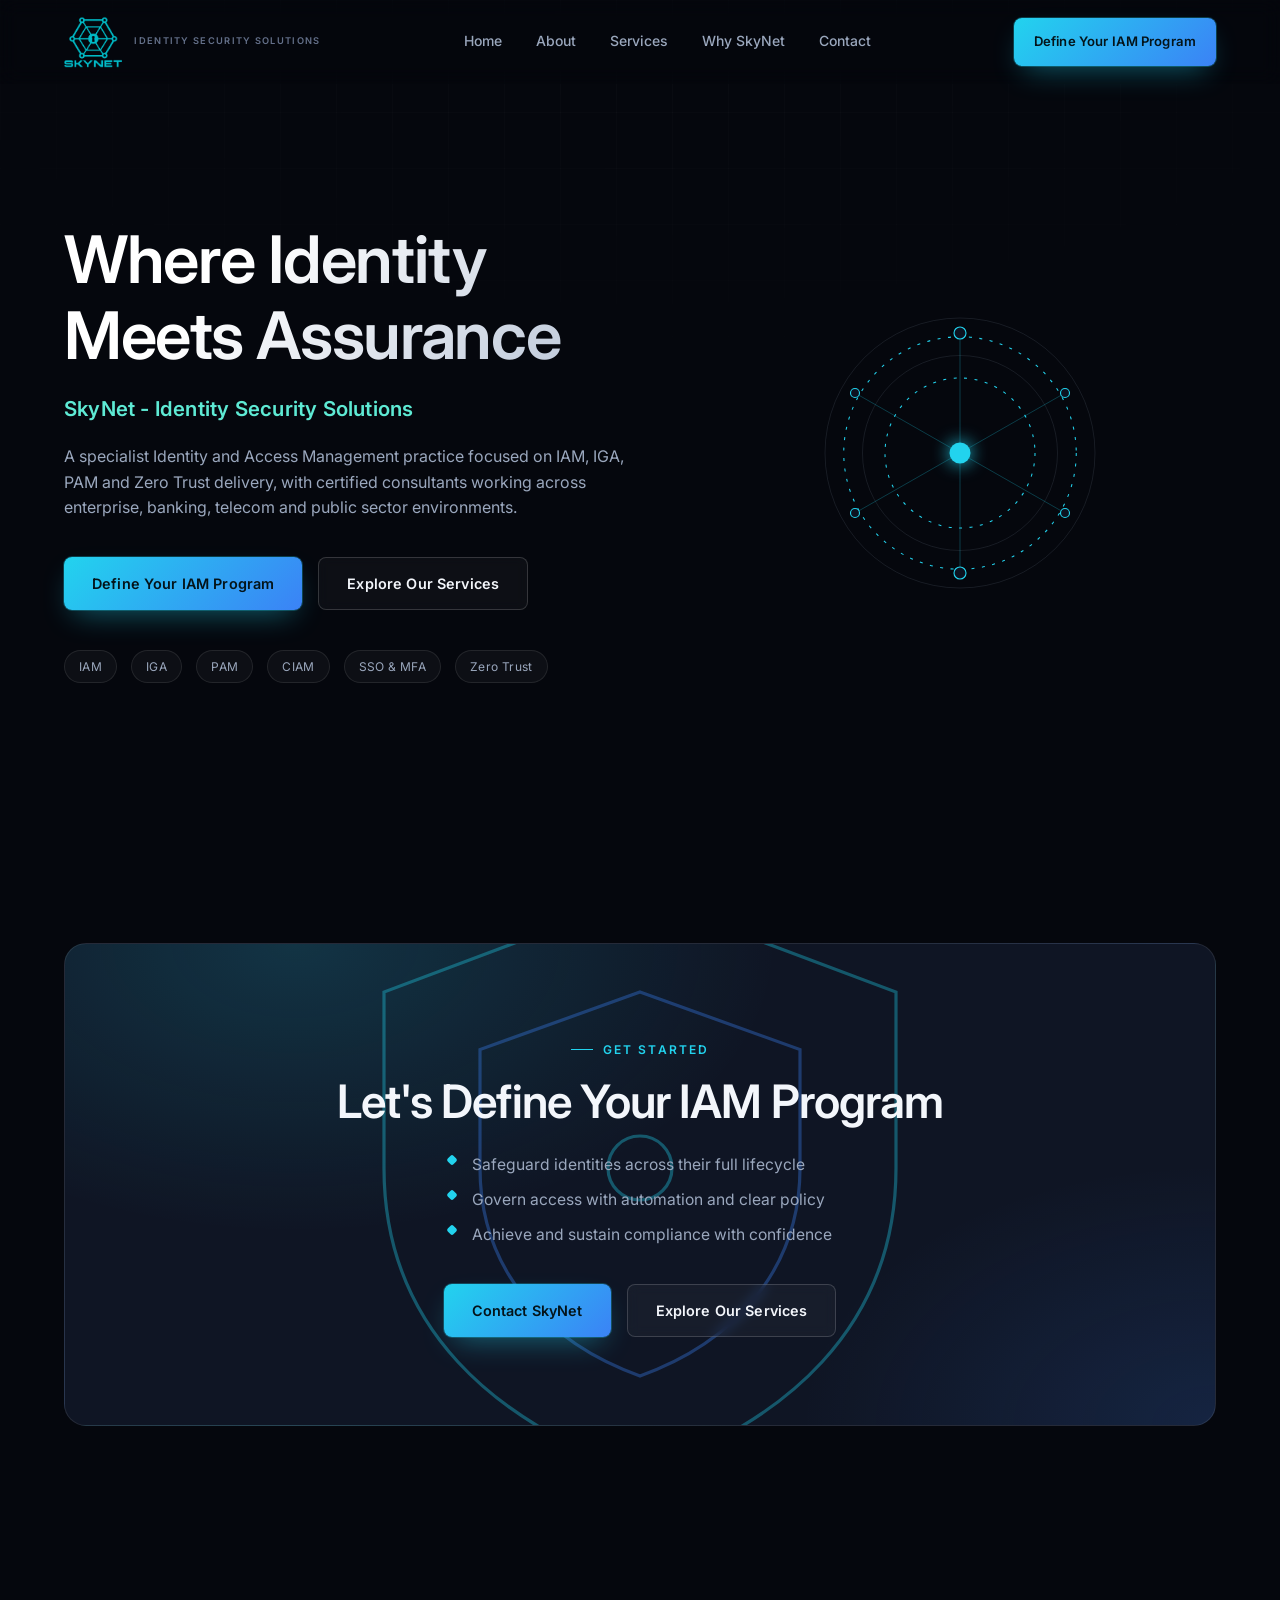
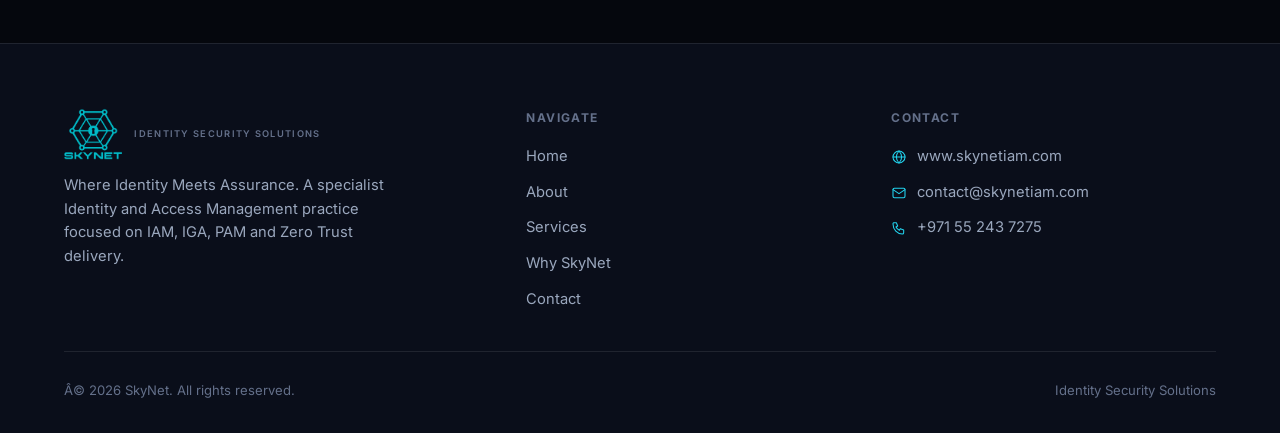
<file: index.html>
﻿<!doctype html>
<html lang="en">
<head>
<meta charset="UTF-8">
<meta name="viewport" content="width=device-width, initial-scale=1, viewport-fit=cover">
<title>SkyNet - Identity Security Solutions | IAM, IGA, PAM and Zero Trust</title>
<meta name="description" content="SkyNet delivers Identity and Access Management, Identity Governance, Privileged Access, Customer Identity, SSO, Adaptive MFA and Cloud Identity solutions with a focus on security, governance and compliance.">
<meta name="keywords" content="IAM, Identity Security, Identity and Access Management, IGA, PAM, CIAM, Zero Trust, SSO, MFA, Cloud Identity, Identity Governance, Cybersecurity">
<meta name="author" content="SkyNet">
<meta name="theme-color" content="#05070d">
<link rel="canonical" href="https://www.skynetiam.com/">

<!-- Open Graph -->
<meta property="og:type" content="website">
<meta property="og:title" content="SkyNet - Identity Security Solutions">
<meta property="og:description" content="Where Identity Meets Assurance">
<meta property="og:url" content="https://www.skynetiam.com/">
<meta property="og:site_name" content="SkyNet">

<!-- Twitter -->
<meta name="twitter:card" content="summary">
<meta name="twitter:title" content="SkyNet - Identity Security Solutions">
<meta name="twitter:description" content="Where Identity Meets Assurance">

<link rel="icon" type="image/png" href="logo.png">

<link rel="preconnect" href="https://fonts.googleapis.com">
<link rel="preconnect" href="https://fonts.gstatic.com" crossorigin>
<link href="https://fonts.googleapis.com/css2?family=Inter:wght@400;500;600;700;800&display=swap" rel="stylesheet">

<link rel="stylesheet" href="styles.css">

<script type="application/ld+json">
{
  "@context": "https://schema.org",
  "@type": "Organization",
  "name": "SkyNet",
  "url": "https://www.skynetiam.com/",
  "email": "contact@skynetiam.com",
  "telephone": "+971552437275",
  "slogan": "Where Identity Meets Assurance"
}
</script>
</head>
<body>
<a class="skip-link" href="#main">Skip to main content</a>

<header class="navbar">
  <div class="container">
    <a class="brand" href="/" aria-label="SkyNet home">
      <img src="logo.png" alt="" class="brand-logo">
      <span class="brand-sub">Identity Security Solutions</span>
    </a>

    <nav class="nav-links" aria-label="Primary">
      <a href="/">Home</a>
      <a href="/about">About</a>
      <a href="/services">Services</a>
      <a href="/why-skynet">Why SkyNet</a>
      <a href="/contact">Contact</a>
    </nav>

    <div class="nav-cta">
      <a href="/contact" class="btn btn-primary">Define Your IAM Program</a>
    </div>

    <button class="nav-toggle" aria-label="Toggle navigation menu" aria-expanded="false" aria-controls="mobile-panel">
      <span></span><span></span><span></span>
    </button>
  </div>
</header>

<div class="mobile-panel" id="mobile-panel">
  <a href="/">Home</a>
  <a href="/about">About</a>
  <a href="/services">Services</a>
  <a href="/why-skynet">Why SkyNet</a>
  <a href="/contact">Contact</a>
  <a href="/contact" class="btn btn-primary btn-block">Define Your IAM Program</a>
</div>

<main id="main">

  <!-- HERO -->
  <section class="hero" id="home">
    <div class="container">
      <div class="hero-copy">
        <h1>Where Identity Meets Assurance</h1>
        <p class="hero-tagline">SkyNet - Identity Security Solutions</p>
        <p class="lede">A specialist Identity and Access Management practice focused on IAM, IGA, PAM and Zero Trust delivery, with certified consultants working across enterprise, banking, telecom and public sector environments.</p>
        <div class="hero-actions">
          <a href="/contact" class="btn btn-primary hero-primary-cta">Define Your IAM Program</a>
          <a href="/services" class="btn btn-secondary">Explore Our Services</a>
        </div>
        <div class="hero-stats-row" aria-label="Identity and access coverage areas">
          <span class="badge">IAM</span>
          <span class="badge">IGA</span>
          <span class="badge">PAM</span>
          <span class="badge">CIAM</span>
          <span class="badge">SSO &amp; MFA</span>
          <span class="badge">Zero Trust</span>
        </div>
      </div>

      <div class="hero-visual" aria-hidden="true">
        <svg class="orbit-svg" viewBox="0 0 400 400">
          <defs>
            <linearGradient id="skynet-gradient" x1="0" y1="0" x2="400" y2="400">
              <stop offset="0" stop-color="#22d3ee"/>
              <stop offset="1" stop-color="#3b82f6"/>
            </linearGradient>
          </defs>
          <circle class="orbit-ring" cx="200" cy="200" r="180"/>
          <circle class="orbit-ring" cx="200" cy="200" r="130"/>
          <circle class="orbit-ring-accent" cx="200" cy="200" r="155"/>
          <circle class="orbit-ring-accent reverse" cx="200" cy="200" r="100"/>

          <line class="orbit-link" x1="200" y1="200" x2="200" y2="40"/>
          <line class="orbit-link" x1="200" y1="200" x2="340" y2="120"/>
          <line class="orbit-link" x1="200" y1="200" x2="340" y2="280"/>
          <line class="orbit-link" x1="200" y1="200" x2="200" y2="360"/>
          <line class="orbit-link" x1="200" y1="200" x2="60" y2="280"/>
          <line class="orbit-link" x1="200" y1="200" x2="60" y2="120"/>

          <circle class="orbit-node orbit-pulse" cx="200" cy="40" r="8"/>
          <circle class="orbit-node orbit-pulse" cx="340" cy="120" r="6"/>
          <circle class="orbit-node orbit-pulse" cx="340" cy="280" r="6"/>
          <circle class="orbit-node orbit-pulse" cx="200" cy="360" r="8"/>
          <circle class="orbit-node orbit-pulse" cx="60" cy="280" r="6"/>
          <circle class="orbit-node orbit-pulse" cx="60" cy="120" r="6"/>

          <circle class="orbit-node-core" cx="200" cy="200" r="14"/>
        </svg>
      </div>
    </div>
  </section>

  <!-- FINAL CTA -->
  <section class="section cta-wrap" aria-labelledby="cta-heading">
    <div class="container">
      <div class="cta-section reveal">
        <svg class="cta-shield" viewBox="0 0 200 200" aria-hidden="true">
          <path d="M100 10 L180 40 V95 C180 145 145 175 100 190 C55 175 20 145 20 95 V40 Z" fill="none" stroke="#22d3ee" stroke-width="1"/>
          <path d="M100 40 L150 58 V95 C150 128 128 150 100 160 C72 150 50 128 50 95 V58 Z" fill="none" stroke="#3b82f6" stroke-width="1"/>
          <circle cx="100" cy="95" r="10" fill="none" stroke="#22d3ee" stroke-width="1"/>
        </svg>
        <div class="cta-content">
          <p class="eyebrow" style="justify-content:center;">Get Started</p>
          <h2 id="cta-heading">Let's Define Your IAM Program</h2>
          <ul class="cta-points">
            <li>Safeguard identities across their full lifecycle</li>
            <li>Govern access with automation and clear policy</li>
            <li>Achieve and sustain compliance with confidence</li>
          </ul>
          <div class="cta-actions">
            <a href="/contact" class="btn btn-primary">Contact SkyNet</a>
            <a href="/services" class="btn btn-secondary">Explore Our Services</a>
          </div>
        </div>
      </div>
    </div>
  </section>

</main>

<footer class="site-footer" id="site-footer">
  <div class="container">
    <div class="footer-grid">
      <div class="footer-brand">
        <a class="brand" href="/" aria-label="SkyNet home">
          <img src="logo.png" alt="" class="brand-logo">
          <span class="brand-sub">Identity Security Solutions</span>
        </a>
        <p>Where Identity Meets Assurance. A specialist Identity and Access Management practice focused on IAM, IGA, PAM and Zero Trust delivery.</p>
      </div>

      <div>
        <p class="footer-heading">Navigate</p>
        <nav class="footer-nav" aria-label="Footer">
          <a href="/">Home</a>
          <a href="/about">About</a>
          <a href="/services">Services</a>
          <a href="/why-skynet">Why SkyNet</a>
          <a href="/contact">Contact</a>
        </nav>
      </div>

      <div>
        <p class="footer-heading">Contact</p>
        <div class="footer-contact">
          <a href="https://www.skynetiam.com" target="_blank" rel="noopener noreferrer">
            <svg viewBox="0 0 24 24" fill="none" stroke-width="1.6" stroke-linecap="round"><circle cx="12" cy="12" r="9"/><path d="M3 12h18M12 3c2.5 2.7 4 6 4 9s-1.5 6.3-4 9c-2.5-2.7-4-6-4-9s1.5-6.3 4-9z"/></svg>
            www.skynetiam.com
          </a>
          <a href="mailto:contact@skynetiam.com">
            <svg viewBox="0 0 24 24" fill="none" stroke-width="1.6" stroke-linecap="round" stroke-linejoin="round"><rect x="3" y="5" width="18" height="14" rx="2"/><path d="M3 7l9 6 9-6"/></svg>
            contact@skynetiam.com
          </a>
          <a href="tel:+971552437275">
            <svg viewBox="0 0 24 24" fill="none" stroke-width="1.6" stroke-linecap="round" stroke-linejoin="round"><path d="M4 4h4l2 5-2.5 1.5a11 11 0 0 0 5 5L14 13l5 2v4a2 2 0 0 1-2 2C9.5 21 3 14.5 3 6a2 2 0 0 1 1-2z"/></svg>
            +971 55 243 7275
          </a>
        </div>
      </div>
    </div>

    <div class="footer-bottom">
      <p>Â© <span data-year>2026</span> SkyNet. All rights reserved.</p>
      <p>Identity Security Solutions</p>
    </div>
  </div>
</footer>

<button class="back-to-top" aria-label="Back to top">
  <svg viewBox="0 0 24 24" fill="none" stroke-width="2" stroke-linecap="round" stroke-linejoin="round"><path d="M12 19V5M5 12l7-7 7 7"/></svg>
</button>

<script src="scripts.js"></script>
</body>
</html>
</file>
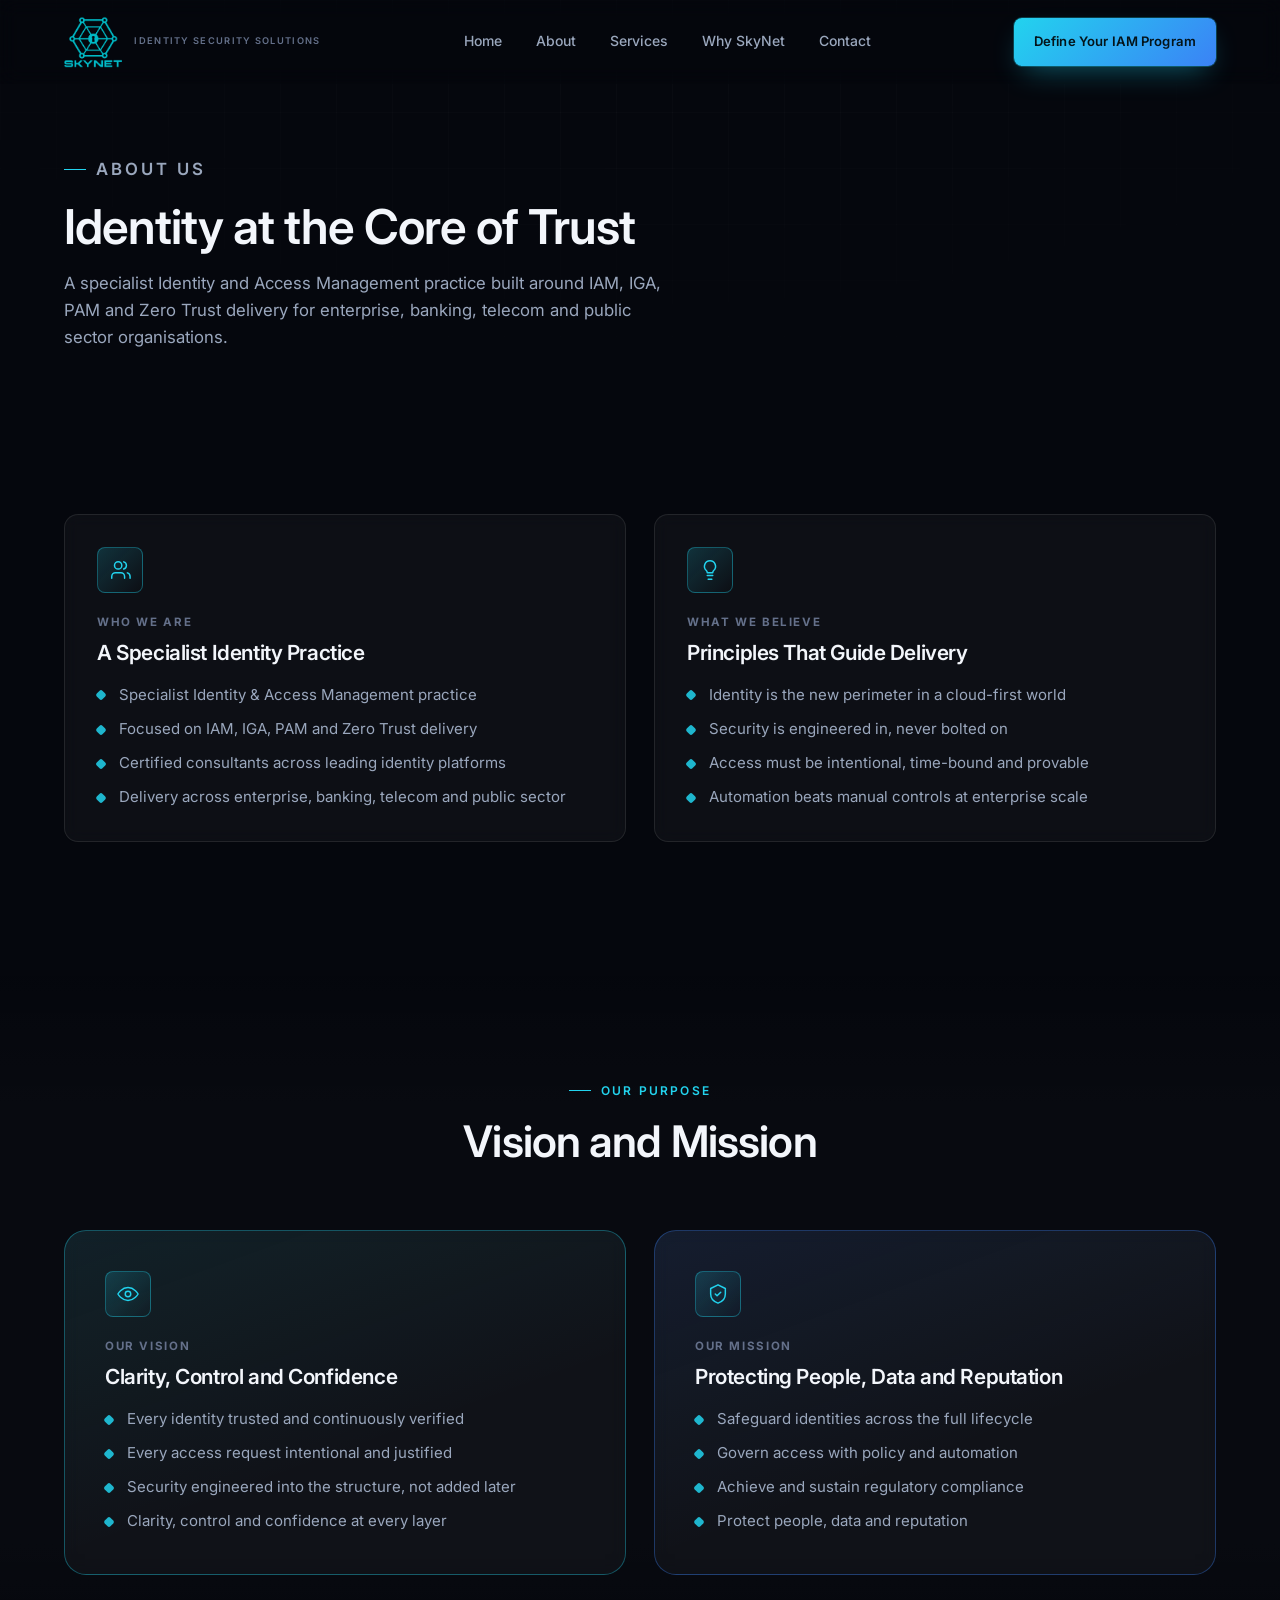
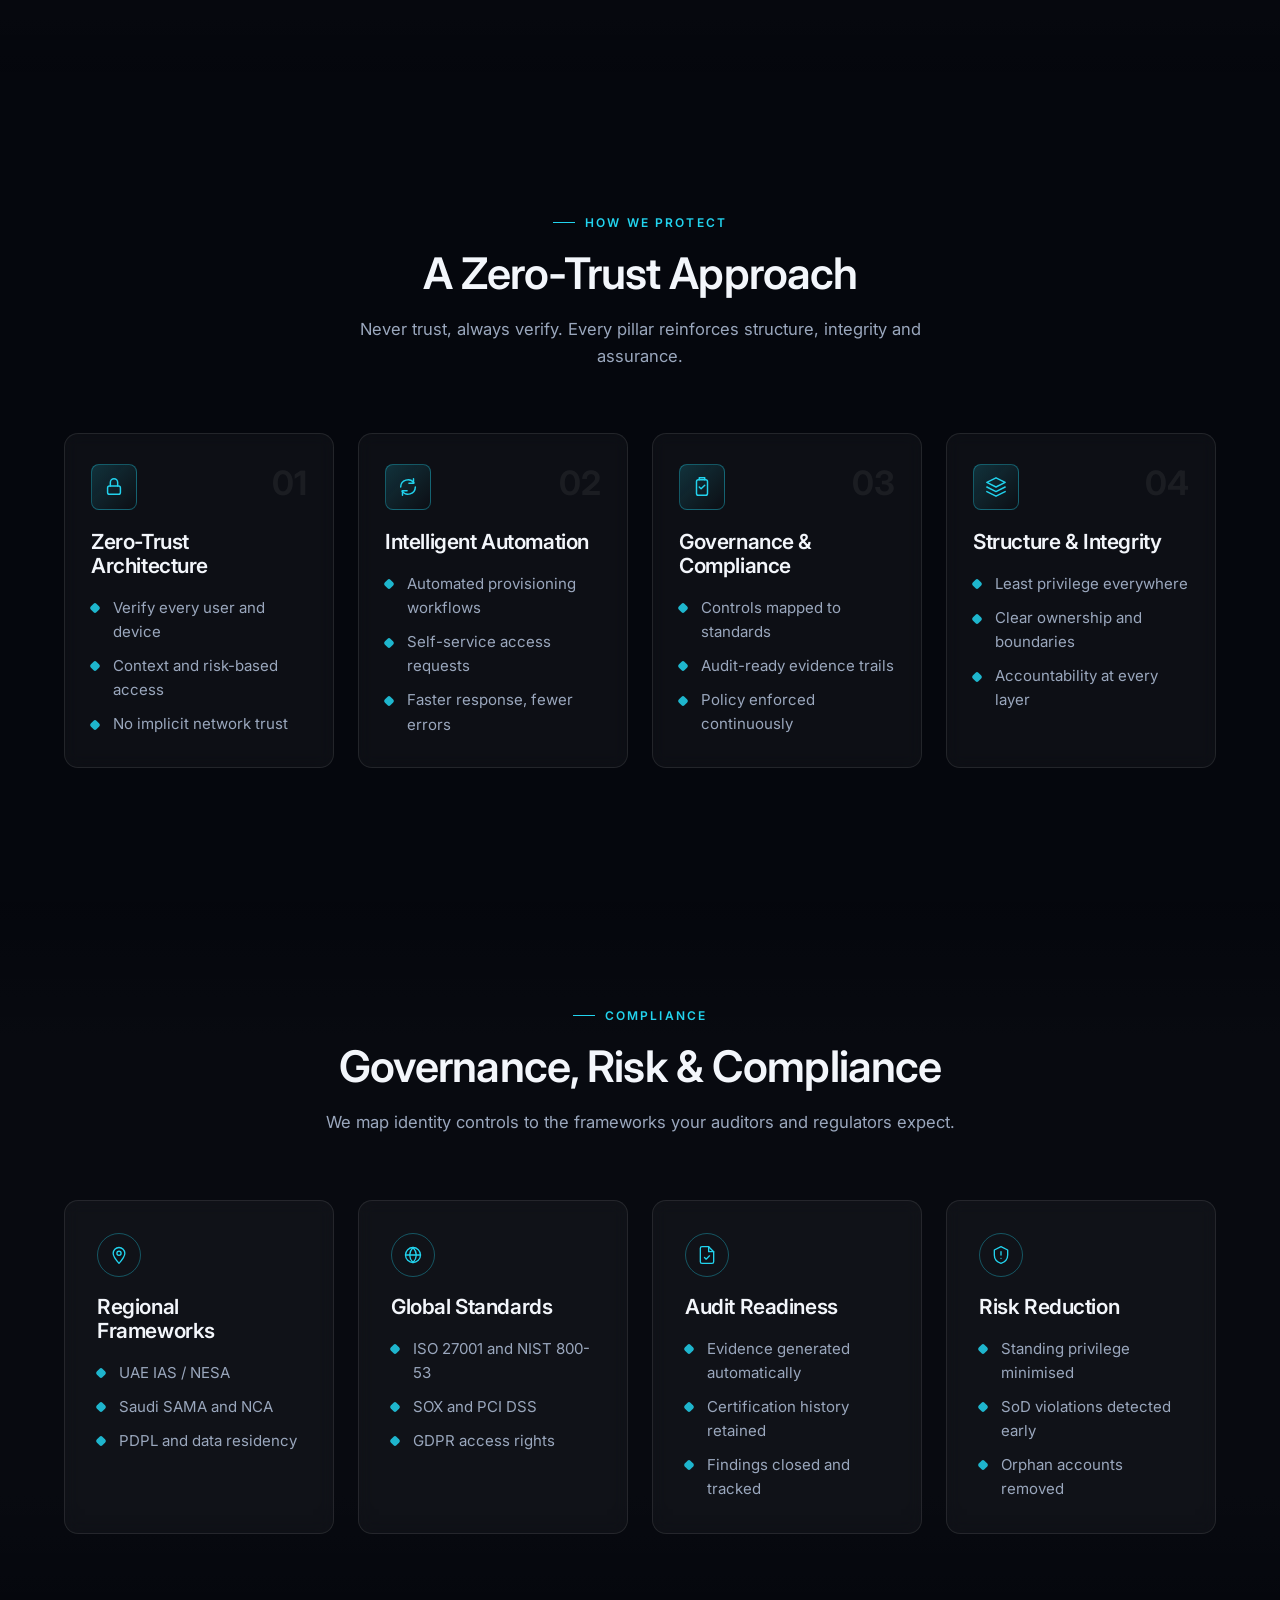
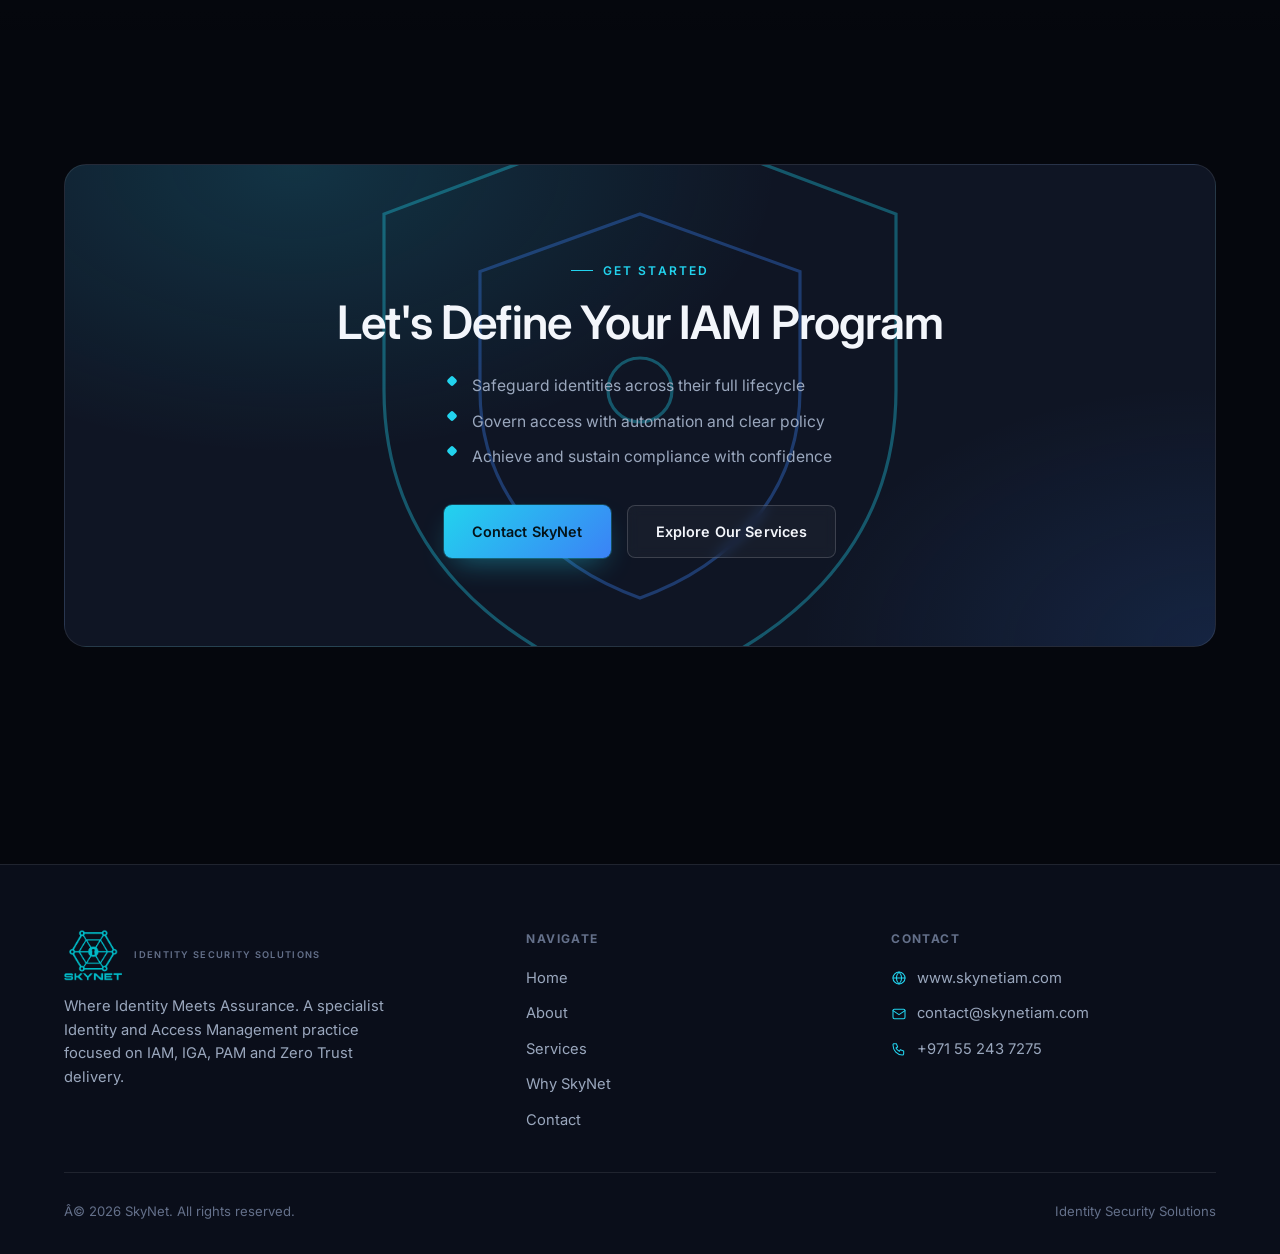
<file: about.html>
﻿<!doctype html>
<html lang="en">
<head>
<meta charset="UTF-8">
<meta name="viewport" content="width=device-width, initial-scale=1, viewport-fit=cover">
<title>About SkyNet | Identity, Vision, Zero Trust and Compliance</title>
<meta name="description" content="SkyNet is a specialist Identity and Access Management practice focused on IAM, IGA, PAM and Zero Trust delivery across enterprise, banking, telecom and public sector.">
<meta name="keywords" content="IAM, Identity Security, Identity and Access Management, Zero Trust, Governance, Risk, Compliance, IGA, PAM">
<meta name="theme-color" content="#05070d">
<link rel="canonical" href="https://www.skynetiam.com/about">
<meta property="og:type" content="website">
<meta property="og:title" content="About SkyNet - Identity Security Solutions">
<meta property="og:description" content="Identity at the core of trust: who we are, what we believe, our vision, mission, Zero Trust approach and compliance mapping.">
<meta property="og:url" content="https://www.skynetiam.com/about">
<meta name="twitter:card" content="summary">
<link rel="icon" type="image/png" href="logo.png">
<link rel="preconnect" href="https://fonts.googleapis.com">
<link rel="preconnect" href="https://fonts.gstatic.com" crossorigin>
<link href="https://fonts.googleapis.com/css2?family=Inter:wght@400;500;600;700;800&display=swap" rel="stylesheet">
<link rel="stylesheet" href="styles.css">
</head>
<body>
<a class="skip-link" href="#main">Skip to main content</a>

<header class="navbar">
  <div class="container">
    <a class="brand" href="/" aria-label="SkyNet home">
      <img src="logo.png" alt="" class="brand-logo">
      <span class="brand-sub">Identity Security Solutions</span>
    </a>

    <nav class="nav-links" aria-label="Primary">
      <a href="/">Home</a>
      <a href="/about">About</a>
      <a href="/services">Services</a>
      <a href="/why-skynet">Why SkyNet</a>
      <a href="/contact">Contact</a>
    </nav>

    <div class="nav-cta">
      <a href="/contact" class="btn btn-primary">Define Your IAM Program</a>
    </div>

    <button class="nav-toggle" aria-label="Toggle navigation menu" aria-expanded="false" aria-controls="mobile-panel">
      <span></span><span></span><span></span>
    </button>
  </div>
</header>

<div class="mobile-panel" id="mobile-panel">
  <a href="/">Home</a>
  <a href="/about">About</a>
  <a href="/services">Services</a>
  <a href="/why-skynet">Why SkyNet</a>
  <a href="/contact">Contact</a>
  <a href="/contact" class="btn btn-primary btn-block">Define Your IAM Program</a>
</div>

<main id="main">

  <div class="page-hero container reveal">
    <p class="eyebrow">About Us</p>
    <h1>Identity at the Core of Trust</h1>
    <p>A specialist Identity and Access Management practice built around IAM, IGA, PAM and Zero Trust delivery for enterprise, banking, telecom and public sector organisations.</p>
  </div>

  <!-- ABOUT US -->
  <section class="section" id="about">
    <div class="container">
      <div class="split-layout">
        <div class="card who-card reveal">
          <div class="card-icon">
            <svg viewBox="0 0 24 24" fill="none" stroke="currentColor" stroke-width="1.6" stroke-linecap="round" stroke-linejoin="round"><path d="M17 21v-2a4 4 0 0 0-4-4H7a4 4 0 0 0-4 4v2"/><circle cx="10" cy="7" r="4"/><path d="M23 21v-2a4 4 0 0 0-3-3.87"/><path d="M16 3.13a4 4 0 0 1 0 7.75"/></svg>
          </div>
          <p class="card-kicker">Who We Are</p>
          <h2 class="card-title">A Specialist Identity Practice</h2>
          <ul class="card-list">
            <li>Specialist Identity &amp; Access Management practice</li>
            <li>Focused on IAM, IGA, PAM and Zero Trust delivery</li>
            <li>Certified consultants across leading identity platforms</li>
            <li>Delivery across enterprise, banking, telecom and public sector</li>
          </ul>
        </div>

        <div class="card belief-card reveal reveal-delay-1">
          <div class="card-icon">
            <svg viewBox="0 0 24 24" fill="none" stroke="currentColor" stroke-width="1.6" stroke-linecap="round" stroke-linejoin="round"><path d="M9 18h6"/><path d="M10 22h4"/><path d="M12 2a6 6 0 0 0-4 10.5c.6.6 1 1.4 1 2.5h6c0-1.1.4-1.9 1-2.5A6 6 0 0 0 12 2z"/></svg>
          </div>
          <p class="card-kicker">What We Believe</p>
          <h2 class="card-title">Principles That Guide Delivery</h2>
          <ul class="card-list">
            <li>Identity is the new perimeter in a cloud-first world</li>
            <li>Security is engineered in, never bolted on</li>
            <li>Access must be intentional, time-bound and provable</li>
            <li>Automation beats manual controls at enterprise scale</li>
          </ul>
        </div>
      </div>
    </div>
  </section>

  <!-- VISION AND MISSION -->
  <section class="section section-alt">
    <div class="container">
      <div class="section-header center reveal">
        <p class="eyebrow" style="justify-content:center;">Our Purpose</p>
        <h2 class="section-title">Vision and Mission</h2>
      </div>

      <div class="vm-grid">
        <div class="card vm-card vision reveal">
          <div class="card-icon">
            <svg viewBox="0 0 24 24" fill="none" stroke="currentColor" stroke-width="1.6" stroke-linecap="round" stroke-linejoin="round"><path d="M1 12s4-7 11-7 11 7 11 7-4 7-11 7-11-7-11-7z"/><circle cx="12" cy="12" r="3"/></svg>
          </div>
          <p class="card-kicker">Our Vision</p>
          <h3 class="card-title">Clarity, Control and Confidence</h3>
          <ul class="card-list">
            <li>Every identity trusted and continuously verified</li>
            <li>Every access request intentional and justified</li>
            <li>Security engineered into the structure, not added later</li>
            <li>Clarity, control and confidence at every layer</li>
          </ul>
        </div>

        <div class="card vm-card mission reveal reveal-delay-1">
          <div class="card-icon">
            <svg viewBox="0 0 24 24" fill="none" stroke="currentColor" stroke-width="1.6" stroke-linecap="round" stroke-linejoin="round"><path d="M12 2l8 4v6c0 5-3.5 8.5-8 10-4.5-1.5-8-5-8-10V6l8-4z"/><path d="M9 12l2 2 4-4"/></svg>
          </div>
          <p class="card-kicker">Our Mission</p>
          <h3 class="card-title">Protecting People, Data and Reputation</h3>
          <ul class="card-list">
            <li>Safeguard identities across the full lifecycle</li>
            <li>Govern access with policy and automation</li>
            <li>Achieve and sustain regulatory compliance</li>
            <li>Protect people, data and reputation</li>
          </ul>
        </div>
      </div>
    </div>
  </section>

  <!-- ZERO TRUST / APPROACH -->
  <section class="section" id="approach">
    <div class="container zt-wrap">
      <div class="section-header center reveal">
        <p class="eyebrow" style="justify-content:center;">How We Protect</p>
        <h2 class="section-title">A Zero-Trust Approach</h2>
        <p class="section-sub">Never trust, always verify. Every pillar reinforces structure, integrity and assurance.</p>
      </div>

      <div class="zt-grid">
        <div class="card zt-card reveal">
          <span class="zt-index" aria-hidden="true">01</span>
          <div class="card-icon">
            <svg viewBox="0 0 24 24" fill="none" stroke="currentColor" stroke-width="1.6" stroke-linecap="round" stroke-linejoin="round"><rect x="5" y="11" width="14" height="9" rx="2"/><path d="M8 11V7a4 4 0 0 1 8 0v4"/></svg>
          </div>
          <h3 class="card-title">Zero-Trust Architecture</h3>
          <ul class="card-list">
            <li>Verify every user and device</li>
            <li>Context and risk-based access</li>
            <li>No implicit network trust</li>
          </ul>
        </div>

        <div class="card zt-card reveal reveal-delay-1">
          <span class="zt-index" aria-hidden="true">02</span>
          <div class="card-icon">
            <svg viewBox="0 0 24 24" fill="none" stroke="currentColor" stroke-width="1.6" stroke-linecap="round" stroke-linejoin="round"><path d="M4 12a8 8 0 0 1 14.5-4.5"/><path d="M20 12a8 8 0 0 1-14.5 4.5"/><path d="M18 3v5h-5"/><path d="M6 21v-5h5"/></svg>
          </div>
          <h3 class="card-title">Intelligent Automation</h3>
          <ul class="card-list">
            <li>Automated provisioning workflows</li>
            <li>Self-service access requests</li>
            <li>Faster response, fewer errors</li>
          </ul>
        </div>

        <div class="card zt-card reveal reveal-delay-2">
          <span class="zt-index" aria-hidden="true">03</span>
          <div class="card-icon">
            <svg viewBox="0 0 24 24" fill="none" stroke="currentColor" stroke-width="1.6" stroke-linecap="round" stroke-linejoin="round"><rect x="6" y="4" width="12" height="17" rx="2"/><path d="M9 4V2h6v2"/><path d="M9 12l2 2 4-4"/></svg>
          </div>
          <h3 class="card-title">Governance &amp; Compliance</h3>
          <ul class="card-list">
            <li>Controls mapped to standards</li>
            <li>Audit-ready evidence trails</li>
            <li>Policy enforced continuously</li>
          </ul>
        </div>

        <div class="card zt-card reveal reveal-delay-3">
          <span class="zt-index" aria-hidden="true">04</span>
          <div class="card-icon">
            <svg viewBox="0 0 24 24" fill="none" stroke="currentColor" stroke-width="1.6" stroke-linecap="round" stroke-linejoin="round"><path d="M12 2 2 7l10 5 10-5-10-5z"/><path d="M2 17l10 5 10-5"/><path d="M2 12l10 5 10-5"/></svg>
          </div>
          <h3 class="card-title">Structure &amp; Integrity</h3>
          <ul class="card-list">
            <li>Least privilege everywhere</li>
            <li>Clear ownership and boundaries</li>
            <li>Accountability at every layer</li>
          </ul>
        </div>
      </div>
    </div>
  </section>

  <!-- COMPLIANCE -->
  <section class="section section-alt" id="compliance">
    <div class="container">
      <div class="section-header center reveal">
        <p class="eyebrow" style="justify-content:center;">Compliance</p>
        <h2 class="section-title">Governance, Risk &amp; Compliance</h2>
        <p class="section-sub">We map identity controls to the frameworks your auditors and regulators expect.</p>
      </div>

      <div class="compliance-grid">
        <div class="card compliance-card reveal">
          <div class="compliance-icon">
            <svg viewBox="0 0 24 24" fill="none" stroke="currentColor" stroke-width="1.6" stroke-linecap="round" stroke-linejoin="round"><path d="M12 22s7-7.5 7-12a7 7 0 0 0-14 0c0 4.5 7 12 7 12z"/><circle cx="12" cy="10" r="2.5"/></svg>
          </div>
          <h3 class="card-title">Regional Frameworks</h3>
          <ul class="card-list">
            <li>UAE IAS / NESA</li>
            <li>Saudi SAMA and NCA</li>
            <li>PDPL and data residency</li>
          </ul>
        </div>

        <div class="card compliance-card reveal reveal-delay-1">
          <div class="compliance-icon">
            <svg viewBox="0 0 24 24" fill="none" stroke="currentColor" stroke-width="1.6" stroke-linecap="round" stroke-linejoin="round"><circle cx="12" cy="12" r="9"/><path d="M3 12h18M12 3c2.5 2.7 4 6 4 9s-1.5 6.3-4 9c-2.5-2.7-4-6-4-9s1.5-6.3 4-9z"/></svg>
          </div>
          <h3 class="card-title">Global Standards</h3>
          <ul class="card-list">
            <li>ISO 27001 and NIST 800-53</li>
            <li>SOX and PCI DSS</li>
            <li>GDPR access rights</li>
          </ul>
        </div>

        <div class="card compliance-card reveal reveal-delay-2">
          <div class="compliance-icon">
            <svg viewBox="0 0 24 24" fill="none" stroke="currentColor" stroke-width="1.6" stroke-linecap="round" stroke-linejoin="round"><path d="M14 2H6a2 2 0 0 0-2 2v16a2 2 0 0 0 2 2h12a2 2 0 0 0 2-2V8z"/><path d="M14 2v6h6"/><path d="M9 15l2 2 4-4"/></svg>
          </div>
          <h3 class="card-title">Audit Readiness</h3>
          <ul class="card-list">
            <li>Evidence generated automatically</li>
            <li>Certification history retained</li>
            <li>Findings closed and tracked</li>
          </ul>
        </div>

        <div class="card compliance-card reveal reveal-delay-3">
          <div class="compliance-icon">
            <svg viewBox="0 0 24 24" fill="none" stroke="currentColor" stroke-width="1.6" stroke-linecap="round" stroke-linejoin="round"><path d="M12 2l8 4v6c0 5-3.5 8.5-8 10-4.5-1.5-8-5-8-10V6l8-4z"/><path d="M12 8v4"/><path d="M12 16h.01"/></svg>
          </div>
          <h3 class="card-title">Risk Reduction</h3>
          <ul class="card-list">
            <li>Standing privilege minimised</li>
            <li>SoD violations detected early</li>
            <li>Orphan accounts removed</li>
          </ul>
        </div>
      </div>
    </div>
  </section>

  <!-- FINAL CTA -->
  <section class="section cta-wrap" aria-labelledby="cta-heading">
    <div class="container">
      <div class="cta-section reveal">
        <svg class="cta-shield" viewBox="0 0 200 200" aria-hidden="true">
          <path d="M100 10 L180 40 V95 C180 145 145 175 100 190 C55 175 20 145 20 95 V40 Z" fill="none" stroke="#22d3ee" stroke-width="1"/>
          <path d="M100 40 L150 58 V95 C150 128 128 150 100 160 C72 150 50 128 50 95 V58 Z" fill="none" stroke="#3b82f6" stroke-width="1"/>
          <circle cx="100" cy="95" r="10" fill="none" stroke="#22d3ee" stroke-width="1"/>
        </svg>
        <div class="cta-content">
          <p class="eyebrow" style="justify-content:center;">Get Started</p>
          <h2 id="cta-heading">Let's Define Your IAM Program</h2>
          <ul class="cta-points">
            <li>Safeguard identities across their full lifecycle</li>
            <li>Govern access with automation and clear policy</li>
            <li>Achieve and sustain compliance with confidence</li>
          </ul>
          <div class="cta-actions">
            <a href="/contact" class="btn btn-primary">Contact SkyNet</a>
            <a href="/services" class="btn btn-secondary">Explore Our Services</a>
          </div>
        </div>
      </div>
    </div>
  </section>

</main>

<footer class="site-footer" id="site-footer">
  <div class="container">
    <div class="footer-grid">
      <div class="footer-brand">
        <a class="brand" href="/" aria-label="SkyNet home">
          <img src="logo.png" alt="" class="brand-logo">
          <span class="brand-sub">Identity Security Solutions</span>
        </a>
        <p>Where Identity Meets Assurance. A specialist Identity and Access Management practice focused on IAM, IGA, PAM and Zero Trust delivery.</p>
      </div>

      <div>
        <p class="footer-heading">Navigate</p>
        <nav class="footer-nav" aria-label="Footer">
          <a href="/">Home</a>
          <a href="/about">About</a>
          <a href="/services">Services</a>
          <a href="/why-skynet">Why SkyNet</a>
          <a href="/contact">Contact</a>
        </nav>
      </div>

      <div>
        <p class="footer-heading">Contact</p>
        <div class="footer-contact">
          <a href="https://www.skynetiam.com" target="_blank" rel="noopener noreferrer">
            <svg viewBox="0 0 24 24" fill="none" stroke-width="1.6" stroke-linecap="round"><circle cx="12" cy="12" r="9"/><path d="M3 12h18M12 3c2.5 2.7 4 6 4 9s-1.5 6.3-4 9c-2.5-2.7-4-6-4-9s1.5-6.3 4-9z"/></svg>
            www.skynetiam.com
          </a>
          <a href="mailto:contact@skynetiam.com">
            <svg viewBox="0 0 24 24" fill="none" stroke-width="1.6" stroke-linecap="round" stroke-linejoin="round"><rect x="3" y="5" width="18" height="14" rx="2"/><path d="M3 7l9 6 9-6"/></svg>
            contact@skynetiam.com
          </a>
          <a href="tel:+971552437275">
            <svg viewBox="0 0 24 24" fill="none" stroke-width="1.6" stroke-linecap="round" stroke-linejoin="round"><path d="M4 4h4l2 5-2.5 1.5a11 11 0 0 0 5 5L14 13l5 2v4a2 2 0 0 1-2 2C9.5 21 3 14.5 3 6a2 2 0 0 1 1-2z"/></svg>
            +971 55 243 7275
          </a>
        </div>
      </div>
    </div>

    <div class="footer-bottom">
      <p>Â© <span data-year>2026</span> SkyNet. All rights reserved.</p>
      <p>Identity Security Solutions</p>
    </div>
  </div>
</footer>

<button class="back-to-top" aria-label="Back to top">
  <svg viewBox="0 0 24 24" fill="none" stroke-width="2" stroke-linecap="round" stroke-linejoin="round"><path d="M12 19V5M5 12l7-7 7 7"/></svg>
</button>

<script src="scripts.js"></script>
</body>
</html>
</file>
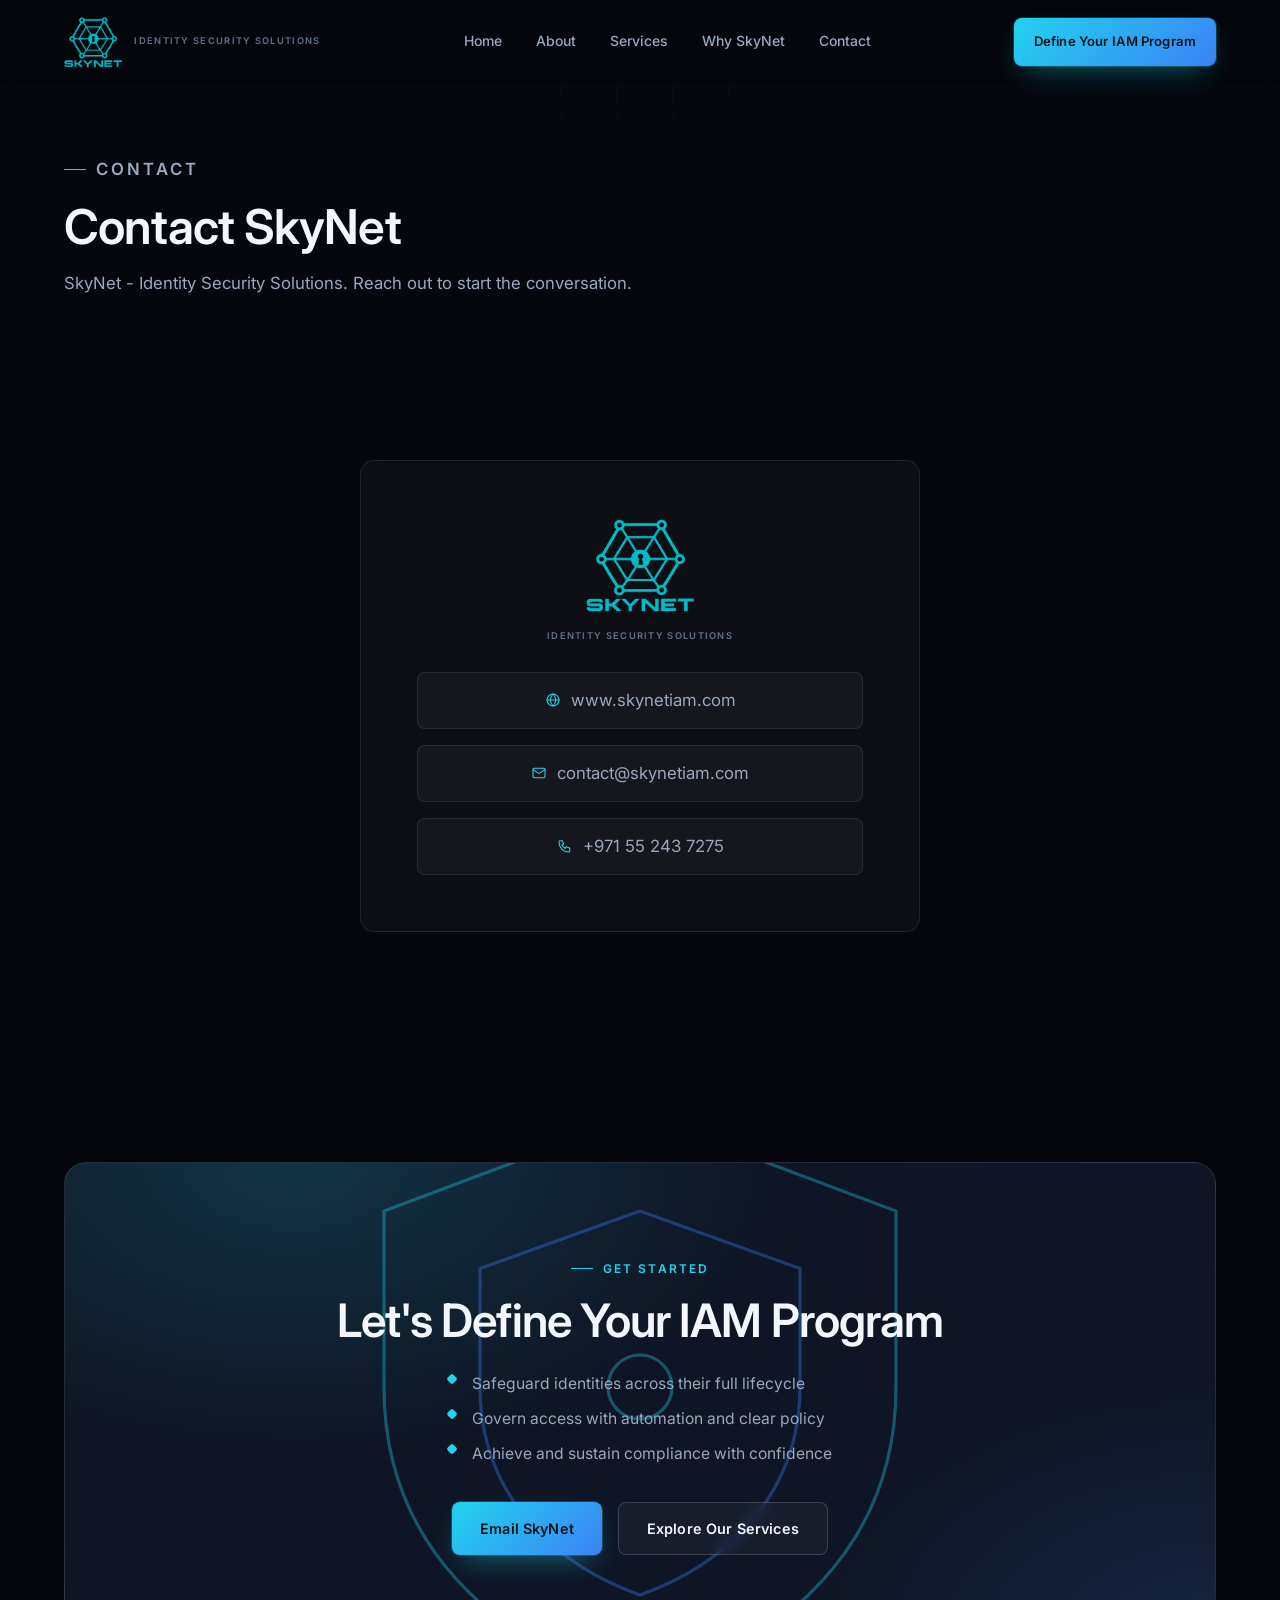
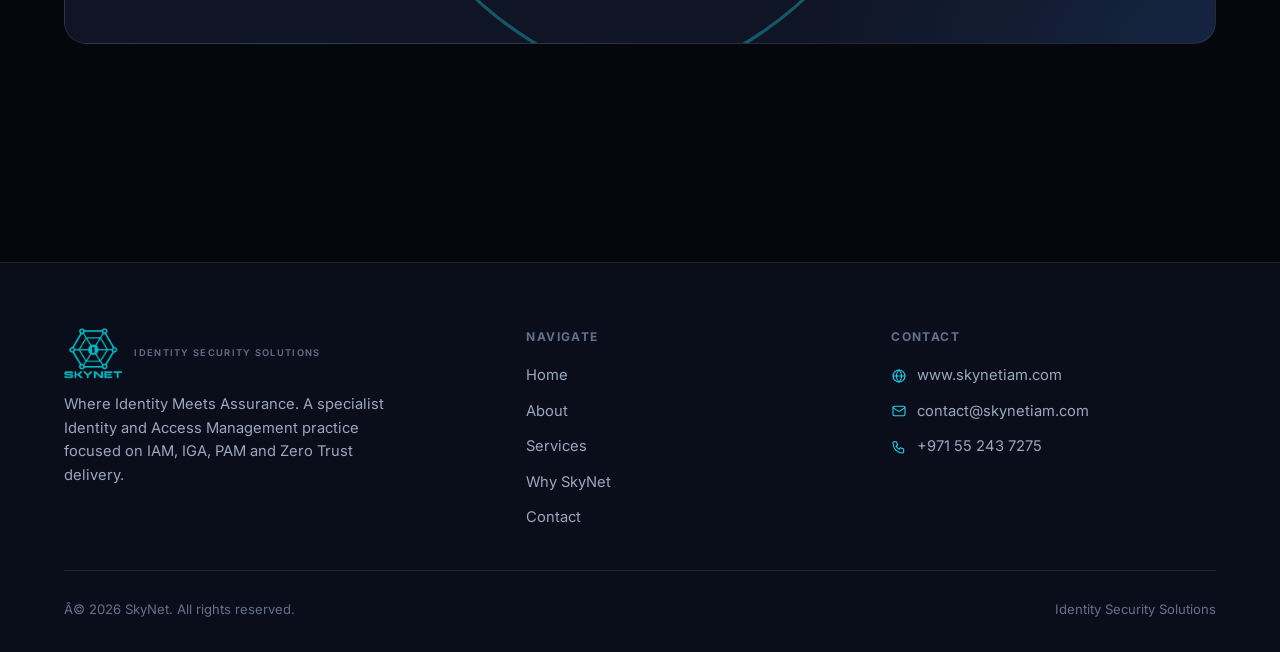
<file: contact.html>
﻿<!doctype html>
<html lang="en">
<head>
<meta charset="UTF-8">
<meta name="viewport" content="width=device-width, initial-scale=1, viewport-fit=cover">
<title>Contact SkyNet | Identity Security Solutions</title>
<meta name="description" content="Contact SkyNet to define your Identity and Access Management program. Reach us by phone, email or visit www.skynetiam.com.">
<meta name="keywords" content="Contact SkyNet, Identity Security Solutions, IAM Program, Identity and Access Management">
<meta name="theme-color" content="#05070d">
<link rel="canonical" href="https://www.skynetiam.com/contact">
<meta property="og:type" content="website">
<meta property="og:title" content="Contact SkyNet - Identity Security Solutions">
<meta property="og:description" content="Where Identity Meets Assurance">
<meta property="og:url" content="https://www.skynetiam.com/contact">
<meta name="twitter:card" content="summary">
<link rel="icon" type="image/png" href="logo.png">
<link rel="preconnect" href="https://fonts.googleapis.com">
<link rel="preconnect" href="https://fonts.gstatic.com" crossorigin>
<link href="https://fonts.googleapis.com/css2?family=Inter:wght@400;500;600;700;800&display=swap" rel="stylesheet">
<link rel="stylesheet" href="styles.css">

<script type="application/ld+json">
{
  "@context": "https://schema.org",
  "@type": "Organization",
  "name": "SkyNet",
  "url": "https://www.skynetiam.com/",
  "email": "contact@skynetiam.com",
  "telephone": "+971552437275",
  "slogan": "Where Identity Meets Assurance"
}
</script>
</head>
<body>
<a class="skip-link" href="#main">Skip to main content</a>

<header class="navbar">
  <div class="container">
    <a class="brand" href="/" aria-label="SkyNet home">
      <img src="logo.png" alt="" class="brand-logo">
      <span class="brand-sub">Identity Security Solutions</span>
    </a>

    <nav class="nav-links" aria-label="Primary">
      <a href="/">Home</a>
      <a href="/about">About</a>
      <a href="/services">Services</a>
      <a href="/why-skynet">Why SkyNet</a>
      <a href="/contact">Contact</a>
    </nav>

    <div class="nav-cta">
      <a href="/contact" class="btn btn-primary">Define Your IAM Program</a>
    </div>

    <button class="nav-toggle" aria-label="Toggle navigation menu" aria-expanded="false" aria-controls="mobile-panel">
      <span></span><span></span><span></span>
    </button>
  </div>
</header>

<div class="mobile-panel" id="mobile-panel">
  <a href="/">Home</a>
  <a href="/about">About</a>
  <a href="/services">Services</a>
  <a href="/why-skynet">Why SkyNet</a>
  <a href="/contact">Contact</a>
  <a href="/contact" class="btn btn-primary btn-block">Define Your IAM Program</a>
</div>

<main id="main">

  <div class="page-hero container reveal">
    <p class="eyebrow">Contact</p>
    <h1>Contact SkyNet</h1>
    <p>SkyNet - Identity Security Solutions. Reach out to start the conversation.</p>
  </div>

  <!-- CONTACT -->
  <section class="section" id="contact-details">
    <div class="container">
      <div class="card contact-card reveal">
        <a class="brand" href="/" aria-label="SkyNet home">
          <img src="logo.png" alt="" class="brand-logo">
          <span class="brand-sub">Identity Security Solutions</span>
        </a>

        <div class="footer-contact">
          <a href="https://www.skynetiam.com" target="_blank" rel="noopener noreferrer">
            <svg viewBox="0 0 24 24" fill="none" stroke-width="1.6" stroke-linecap="round"><circle cx="12" cy="12" r="9"/><path d="M3 12h18M12 3c2.5 2.7 4 6 4 9s-1.5 6.3-4 9c-2.5-2.7-4-6-4-9s1.5-6.3 4-9z"/></svg>
            www.skynetiam.com
          </a>
          <a href="mailto:contact@skynetiam.com">
            <svg viewBox="0 0 24 24" fill="none" stroke-width="1.6" stroke-linecap="round" stroke-linejoin="round"><rect x="3" y="5" width="18" height="14" rx="2"/><path d="M3 7l9 6 9-6"/></svg>
            contact@skynetiam.com
          </a>
          <a href="tel:+971552437275">
            <svg viewBox="0 0 24 24" fill="none" stroke-width="1.6" stroke-linecap="round" stroke-linejoin="round"><path d="M4 4h4l2 5-2.5 1.5a11 11 0 0 0 5 5L14 13l5 2v4a2 2 0 0 1-2 2C9.5 21 3 14.5 3 6a2 2 0 0 1 1-2z"/></svg>
            +971 55 243 7275
          </a>
        </div>
      </div>
    </div>
  </section>

  <!-- FINAL CTA -->
  <section class="section cta-wrap" aria-labelledby="cta-heading">
    <div class="container">
      <div class="cta-section reveal">
        <svg class="cta-shield" viewBox="0 0 200 200" aria-hidden="true">
          <path d="M100 10 L180 40 V95 C180 145 145 175 100 190 C55 175 20 145 20 95 V40 Z" fill="none" stroke="#22d3ee" stroke-width="1"/>
          <path d="M100 40 L150 58 V95 C150 128 128 150 100 160 C72 150 50 128 50 95 V58 Z" fill="none" stroke="#3b82f6" stroke-width="1"/>
          <circle cx="100" cy="95" r="10" fill="none" stroke="#22d3ee" stroke-width="1"/>
        </svg>
        <div class="cta-content">
          <p class="eyebrow" style="justify-content:center;">Get Started</p>
          <h2 id="cta-heading">Let's Define Your IAM Program</h2>
          <ul class="cta-points">
            <li>Safeguard identities across their full lifecycle</li>
            <li>Govern access with automation and clear policy</li>
            <li>Achieve and sustain compliance with confidence</li>
          </ul>
          <div class="cta-actions">
            <a href="mailto:contact@skynetiam.com" class="btn btn-primary">Email SkyNet</a>
            <a href="/services" class="btn btn-secondary">Explore Our Services</a>
          </div>
        </div>
      </div>
    </div>
  </section>

</main>

<footer class="site-footer" id="site-footer">
  <div class="container">
    <div class="footer-grid">
      <div class="footer-brand">
        <a class="brand" href="/" aria-label="SkyNet home">
          <img src="logo.png" alt="" class="brand-logo">
          <span class="brand-sub">Identity Security Solutions</span>
        </a>
        <p>Where Identity Meets Assurance. A specialist Identity and Access Management practice focused on IAM, IGA, PAM and Zero Trust delivery.</p>
      </div>

      <div>
        <p class="footer-heading">Navigate</p>
        <nav class="footer-nav" aria-label="Footer">
          <a href="/">Home</a>
          <a href="/about">About</a>
          <a href="/services">Services</a>
          <a href="/why-skynet">Why SkyNet</a>
          <a href="/contact">Contact</a>
        </nav>
      </div>

      <div>
        <p class="footer-heading">Contact</p>
        <div class="footer-contact">
          <a href="https://www.skynetiam.com" target="_blank" rel="noopener noreferrer">
            <svg viewBox="0 0 24 24" fill="none" stroke-width="1.6" stroke-linecap="round"><circle cx="12" cy="12" r="9"/><path d="M3 12h18M12 3c2.5 2.7 4 6 4 9s-1.5 6.3-4 9c-2.5-2.7-4-6-4-9s1.5-6.3 4-9z"/></svg>
            www.skynetiam.com
          </a>
          <a href="mailto:contact@skynetiam.com">
            <svg viewBox="0 0 24 24" fill="none" stroke-width="1.6" stroke-linecap="round" stroke-linejoin="round"><rect x="3" y="5" width="18" height="14" rx="2"/><path d="M3 7l9 6 9-6"/></svg>
            contact@skynetiam.com
          </a>
          <a href="tel:+971552437275">
            <svg viewBox="0 0 24 24" fill="none" stroke-width="1.6" stroke-linecap="round" stroke-linejoin="round"><path d="M4 4h4l2 5-2.5 1.5a11 11 0 0 0 5 5L14 13l5 2v4a2 2 0 0 1-2 2C9.5 21 3 14.5 3 6a2 2 0 0 1 1-2z"/></svg>
            +971 55 243 7275
          </a>
        </div>
      </div>
    </div>

    <div class="footer-bottom">
      <p>Â© <span data-year>2026</span> SkyNet. All rights reserved.</p>
      <p>Identity Security Solutions</p>
    </div>
  </div>
</footer>

<button class="back-to-top" aria-label="Back to top">
  <svg viewBox="0 0 24 24" fill="none" stroke-width="2" stroke-linecap="round" stroke-linejoin="round"><path d="M12 19V5M5 12l7-7 7 7"/></svg>
</button>

<script src="scripts.js"></script>
</body>
</html>
</file>
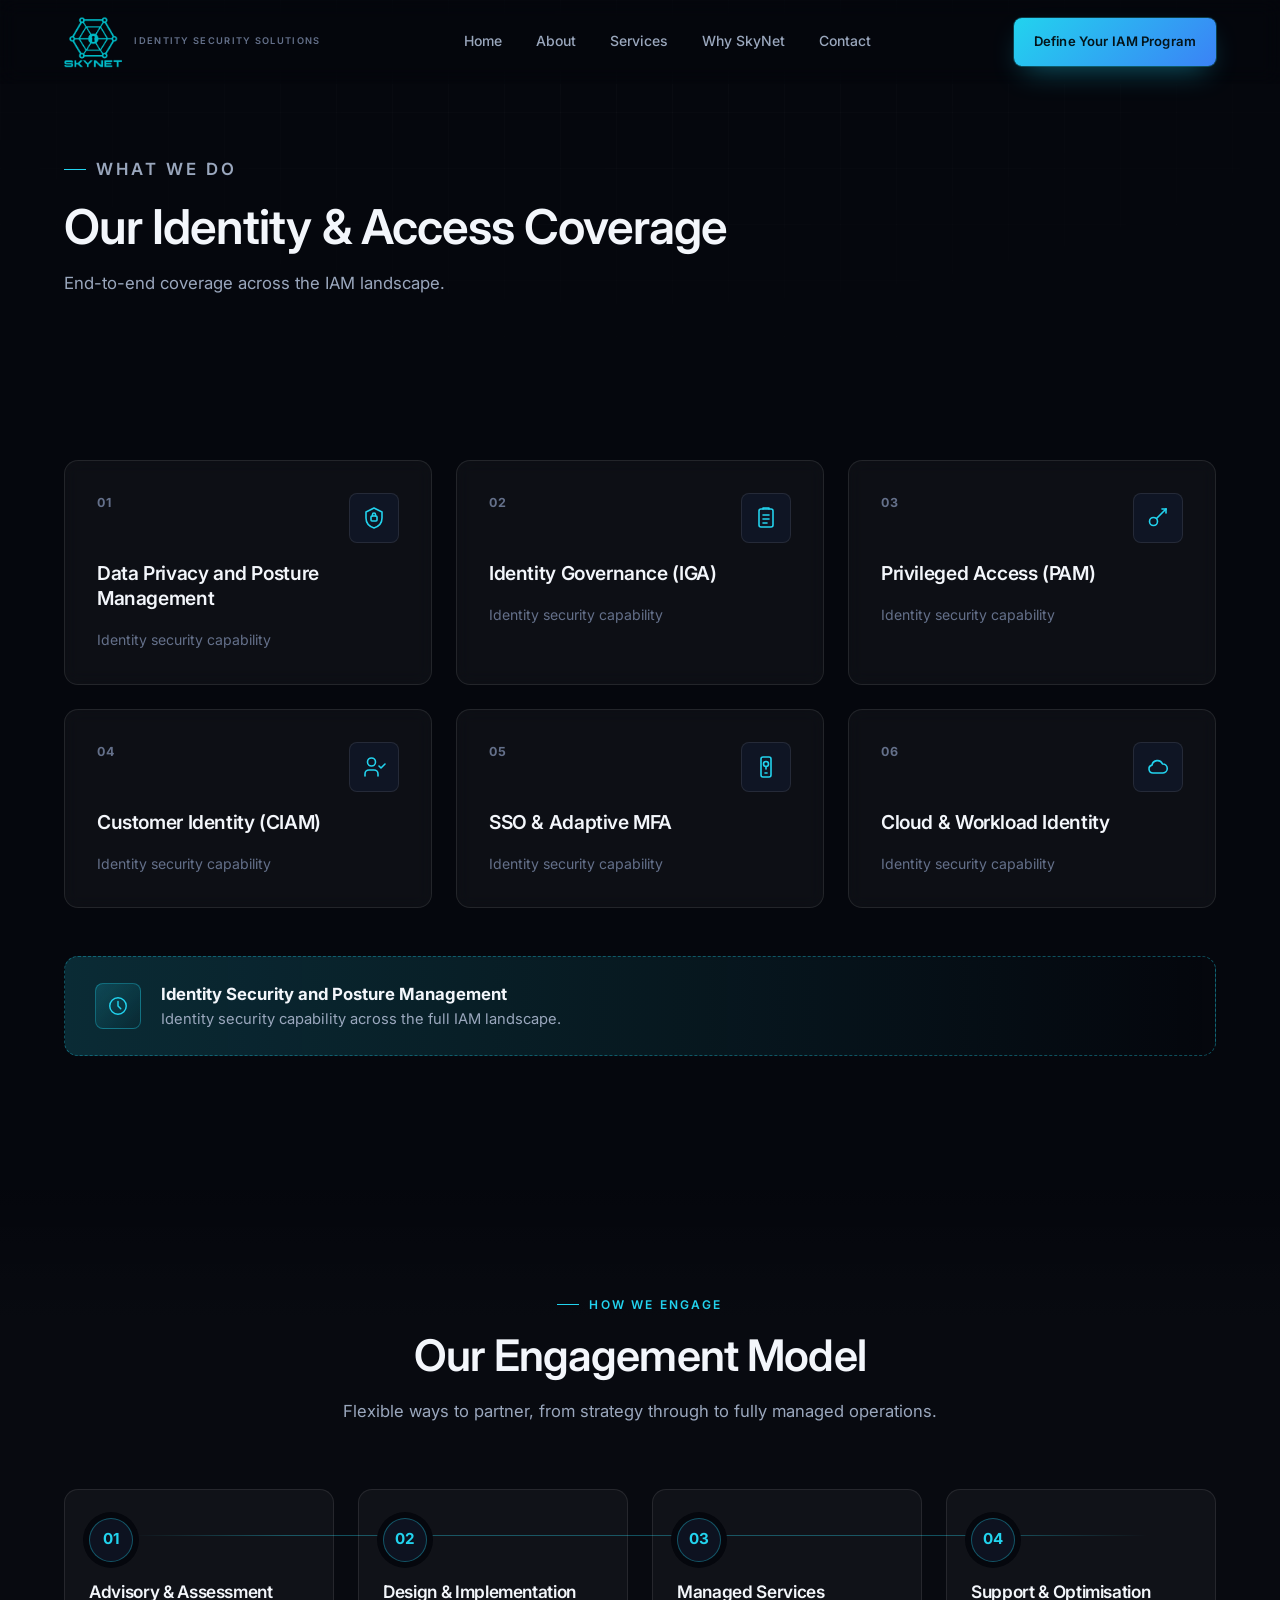
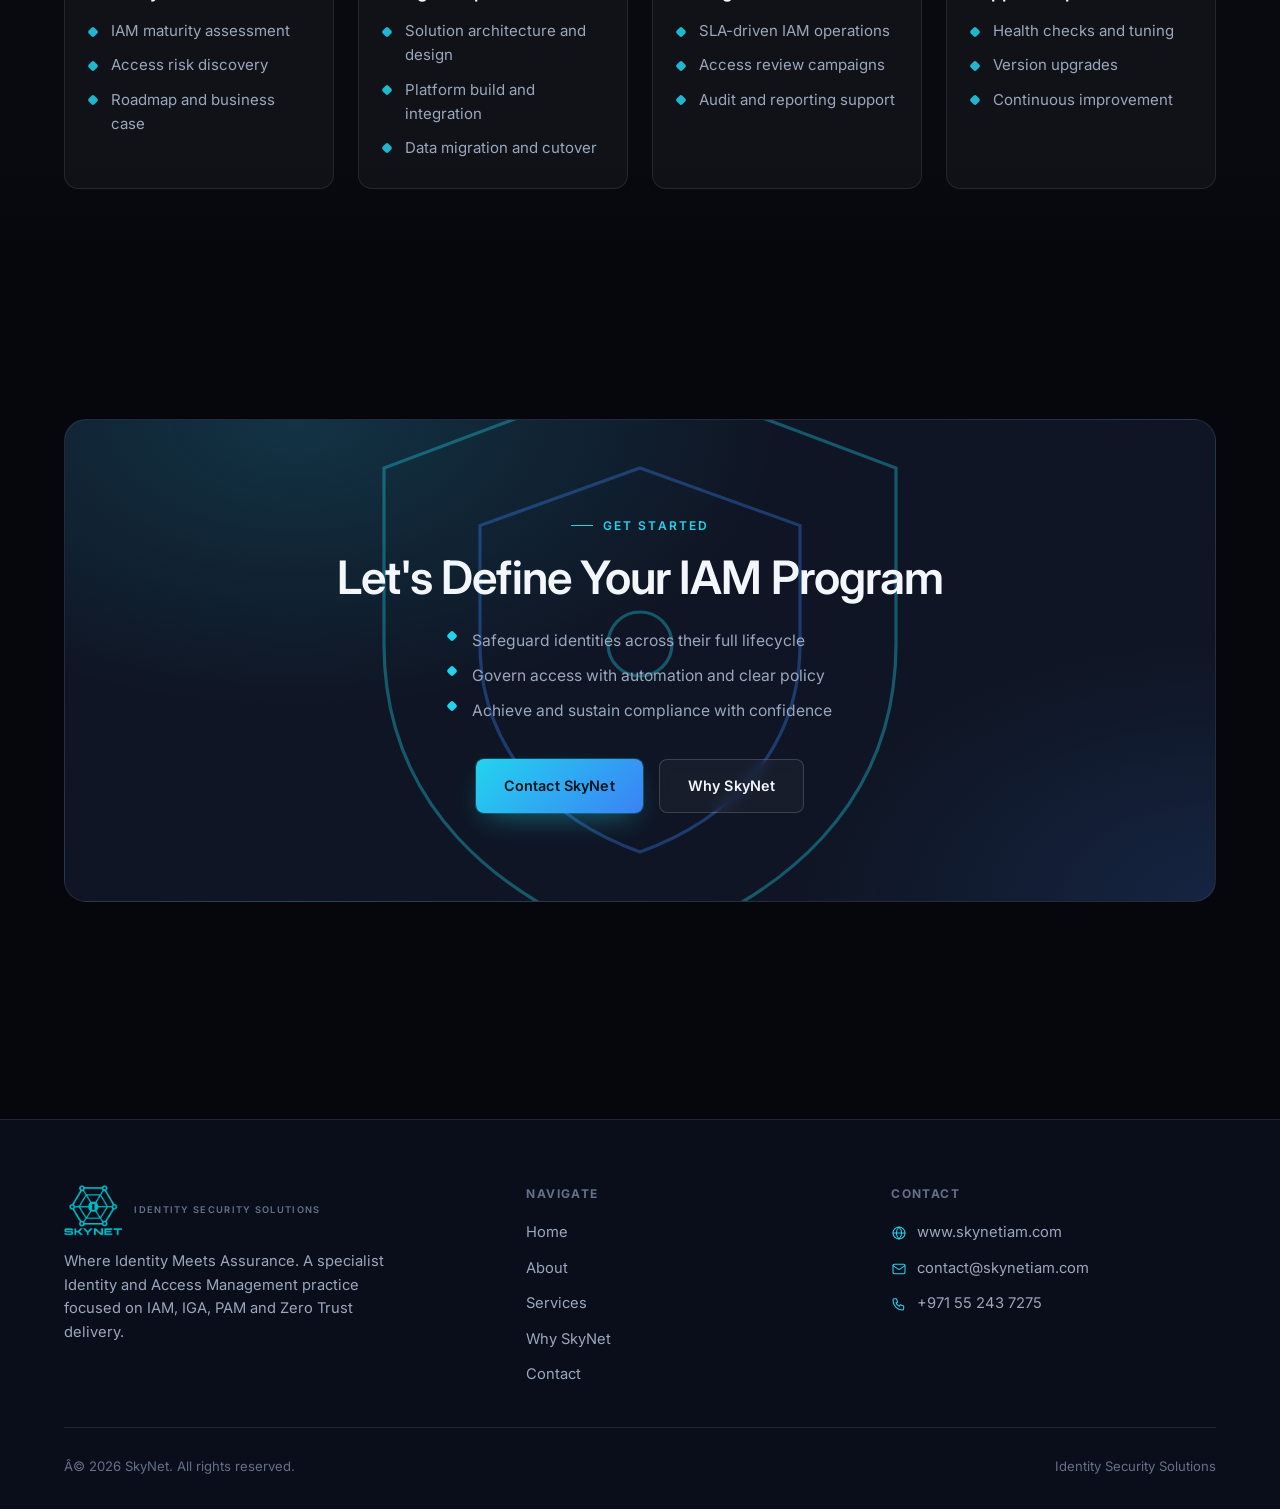
<file: services.html>
﻿<!doctype html>
<html lang="en">
<head>
<meta charset="UTF-8">
<meta name="viewport" content="width=device-width, initial-scale=1, viewport-fit=cover">
<title>Services | SkyNet Identity and Access Coverage</title>
<meta name="description" content="SkyNet's identity and access coverage spans Data Privacy and Posture Management, Identity Governance, Privileged Access, Customer Identity, SSO and Adaptive MFA, and Cloud and Workload Identity.">
<meta name="keywords" content="IAM, IGA, PAM, CIAM, SSO, MFA, Cloud Identity, Identity Governance, Privileged Access, Engagement Model">
<meta name="theme-color" content="#05070d">
<link rel="canonical" href="https://www.skynetiam.com/services">
<meta property="og:type" content="website">
<meta property="og:title" content="Services - SkyNet Identity Security Solutions">
<meta property="og:description" content="End-to-end coverage across the IAM landscape, from advisory through to managed operations.">
<meta property="og:url" content="https://www.skynetiam.com/services">
<meta name="twitter:card" content="summary">
<link rel="icon" type="image/png" href="logo.png">
<link rel="preconnect" href="https://fonts.googleapis.com">
<link rel="preconnect" href="https://fonts.gstatic.com" crossorigin>
<link href="https://fonts.googleapis.com/css2?family=Inter:wght@400;500;600;700;800&display=swap" rel="stylesheet">
<link rel="stylesheet" href="styles.css">
</head>
<body>
<a class="skip-link" href="#main">Skip to main content</a>

<header class="navbar">
  <div class="container">
    <a class="brand" href="/" aria-label="SkyNet home">
      <img src="logo.png" alt="" class="brand-logo">
      <span class="brand-sub">Identity Security Solutions</span>
    </a>

    <nav class="nav-links" aria-label="Primary">
      <a href="/">Home</a>
      <a href="/about">About</a>
      <a href="/services">Services</a>
      <a href="/why-skynet">Why SkyNet</a>
      <a href="/contact">Contact</a>
    </nav>

    <div class="nav-cta">
      <a href="/contact" class="btn btn-primary">Define Your IAM Program</a>
    </div>

    <button class="nav-toggle" aria-label="Toggle navigation menu" aria-expanded="false" aria-controls="mobile-panel">
      <span></span><span></span><span></span>
    </button>
  </div>
</header>

<div class="mobile-panel" id="mobile-panel">
  <a href="/">Home</a>
  <a href="/about">About</a>
  <a href="/services">Services</a>
  <a href="/why-skynet">Why SkyNet</a>
  <a href="/contact">Contact</a>
  <a href="/contact" class="btn btn-primary btn-block">Define Your IAM Program</a>
</div>

<main id="main">

  <div class="page-hero container reveal">
    <p class="eyebrow">What We Do</p>
    <h1>Our Identity &amp; Access Coverage</h1>
    <p>End-to-end coverage across the IAM landscape.</p>
  </div>

  <!-- SERVICES -->
  <section class="section" id="services">
    <div class="container">
      <div class="grid grid-3">

        <article class="card service-card reveal">
          <span class="service-accent-line"></span>
          <div class="service-top">
            <span class="service-number">01</span>
            <div class="service-icon">
              <svg viewBox="0 0 24 24" fill="none" stroke="currentColor" stroke-width="1.6" stroke-linecap="round" stroke-linejoin="round"><path d="M12 2l8 4v6c0 5-3.5 8.5-8 10-4.5-1.5-8-5-8-10V6l8-4z"/><rect x="9" y="10" width="6" height="5" rx="1"/><path d="M10.5 10V8.5a1.5 1.5 0 0 1 3 0V10"/></svg>
            </div>
          </div>
          <h3>Data Privacy and Posture Management</h3>
          <p class="service-tag">Identity security capability</p>
        </article>

        <article class="card service-card reveal reveal-delay-1">
          <span class="service-accent-line"></span>
          <div class="service-top">
            <span class="service-number">02</span>
            <div class="service-icon">
              <svg viewBox="0 0 24 24" fill="none" stroke="currentColor" stroke-width="1.6" stroke-linecap="round" stroke-linejoin="round"><rect x="5" y="3" width="14" height="18" rx="2"/><path d="M9 3V2h6v1"/><path d="M9 9h6M9 13h6M9 17h4"/></svg>
            </div>
          </div>
          <h3>Identity Governance (IGA)</h3>
          <p class="service-tag">Identity security capability</p>
        </article>

        <article class="card service-card reveal reveal-delay-2">
          <span class="service-accent-line"></span>
          <div class="service-top">
            <span class="service-number">03</span>
            <div class="service-icon">
              <svg viewBox="0 0 24 24" fill="none" stroke="currentColor" stroke-width="1.6" stroke-linecap="round" stroke-linejoin="round"><circle cx="7.5" cy="15.5" r="4"/><path d="M10.5 12.5L20 3"/><path d="M20 3h-4"/><path d="M20 3v4"/></svg>
            </div>
          </div>
          <h3>Privileged Access (PAM)</h3>
          <p class="service-tag">Identity security capability</p>
        </article>

        <article class="card service-card reveal">
          <span class="service-accent-line"></span>
          <div class="service-top">
            <span class="service-number">04</span>
            <div class="service-icon">
              <svg viewBox="0 0 24 24" fill="none" stroke="currentColor" stroke-width="1.6" stroke-linecap="round" stroke-linejoin="round"><path d="M16 21v-2a4 4 0 0 0-4-4H7a4 4 0 0 0-4 4v2"/><circle cx="9.5" cy="7" r="4"/><path d="M17 11l2 2 4-4"/></svg>
            </div>
          </div>
          <h3>Customer Identity (CIAM)</h3>
          <p class="service-tag">Identity security capability</p>
        </article>

        <article class="card service-card reveal reveal-delay-1">
          <span class="service-accent-line"></span>
          <div class="service-top">
            <span class="service-number">05</span>
            <div class="service-icon">
              <svg viewBox="0 0 24 24" fill="none" stroke="currentColor" stroke-width="1.6" stroke-linecap="round" stroke-linejoin="round"><rect x="7" y="2" width="10" height="20" rx="2"/><circle cx="12" cy="9" r="2.5"/><path d="M12 11.5V14"/><path d="M11 18h2"/></svg>
            </div>
          </div>
          <h3>SSO &amp; Adaptive MFA</h3>
          <p class="service-tag">Identity security capability</p>
        </article>

        <article class="card service-card reveal reveal-delay-2">
          <span class="service-accent-line"></span>
          <div class="service-top">
            <span class="service-number">06</span>
            <div class="service-icon">
              <svg viewBox="0 0 24 24" fill="none" stroke="currentColor" stroke-width="1.6" stroke-linecap="round" stroke-linejoin="round"><path d="M7 18a4 4 0 0 1-1-7.87A5.5 5.5 0 0 1 16.5 9a4.5 4.5 0 0 1 .5 9H7z"/></svg>
            </div>
          </div>
          <h3>Cloud &amp; Workload Identity</h3>
          <p class="service-tag">Identity security capability</p>
        </article>

      </div>

      <div class="capability-banner reveal">
        <div class="card-icon" style="margin-bottom:0;">
          <svg viewBox="0 0 24 24" fill="none" stroke="currentColor" stroke-width="1.6" stroke-linecap="round" stroke-linejoin="round"><circle cx="12" cy="12" r="9"/><path d="M12 7v5l3 3"/></svg>
        </div>
        <div>
          <strong>Identity Security and Posture Management</strong>
          <p>Identity security capability across the full IAM landscape.</p>
        </div>
      </div>
    </div>
  </section>

  <!-- ENGAGEMENT MODEL -->
  <section class="section section-alt">
    <div class="container">
      <div class="section-header center reveal">
        <p class="eyebrow" style="justify-content:center;">How We Engage</p>
        <h2 class="section-title">Our Engagement Model</h2>
        <p class="section-sub">Flexible ways to partner, from strategy through to fully managed operations.</p>
      </div>

      <div class="engagement-track">
        <div class="stage-card reveal">
          <span class="stage-index">01</span>
          <h3>Advisory &amp; Assessment</h3>
          <ul class="card-list">
            <li>IAM maturity assessment</li>
            <li>Access risk discovery</li>
            <li>Roadmap and business case</li>
          </ul>
        </div>

        <div class="stage-card reveal reveal-delay-1">
          <span class="stage-index">02</span>
          <h3>Design &amp; Implementation</h3>
          <ul class="card-list">
            <li>Solution architecture and design</li>
            <li>Platform build and integration</li>
            <li>Data migration and cutover</li>
          </ul>
        </div>

        <div class="stage-card reveal reveal-delay-2">
          <span class="stage-index">03</span>
          <h3>Managed Services</h3>
          <ul class="card-list">
            <li>SLA-driven IAM operations</li>
            <li>Access review campaigns</li>
            <li>Audit and reporting support</li>
          </ul>
        </div>

        <div class="stage-card reveal reveal-delay-3">
          <span class="stage-index">04</span>
          <h3>Support &amp; Optimisation</h3>
          <ul class="card-list">
            <li>Health checks and tuning</li>
            <li>Version upgrades</li>
            <li>Continuous improvement</li>
          </ul>
        </div>
      </div>
    </div>
  </section>

  <!-- FINAL CTA -->
  <section class="section cta-wrap" aria-labelledby="cta-heading">
    <div class="container">
      <div class="cta-section reveal">
        <svg class="cta-shield" viewBox="0 0 200 200" aria-hidden="true">
          <path d="M100 10 L180 40 V95 C180 145 145 175 100 190 C55 175 20 145 20 95 V40 Z" fill="none" stroke="#22d3ee" stroke-width="1"/>
          <path d="M100 40 L150 58 V95 C150 128 128 150 100 160 C72 150 50 128 50 95 V58 Z" fill="none" stroke="#3b82f6" stroke-width="1"/>
          <circle cx="100" cy="95" r="10" fill="none" stroke="#22d3ee" stroke-width="1"/>
        </svg>
        <div class="cta-content">
          <p class="eyebrow" style="justify-content:center;">Get Started</p>
          <h2 id="cta-heading">Let's Define Your IAM Program</h2>
          <ul class="cta-points">
            <li>Safeguard identities across their full lifecycle</li>
            <li>Govern access with automation and clear policy</li>
            <li>Achieve and sustain compliance with confidence</li>
          </ul>
          <div class="cta-actions">
            <a href="/contact" class="btn btn-primary">Contact SkyNet</a>
            <a href="/why-skynet" class="btn btn-secondary">Why SkyNet</a>
          </div>
        </div>
      </div>
    </div>
  </section>

</main>

<footer class="site-footer" id="site-footer">
  <div class="container">
    <div class="footer-grid">
      <div class="footer-brand">
        <a class="brand" href="/" aria-label="SkyNet home">
          <img src="logo.png" alt="" class="brand-logo">
          <span class="brand-sub">Identity Security Solutions</span>
        </a>
        <p>Where Identity Meets Assurance. A specialist Identity and Access Management practice focused on IAM, IGA, PAM and Zero Trust delivery.</p>
      </div>

      <div>
        <p class="footer-heading">Navigate</p>
        <nav class="footer-nav" aria-label="Footer">
          <a href="/">Home</a>
          <a href="/about">About</a>
          <a href="/services">Services</a>
          <a href="/why-skynet">Why SkyNet</a>
          <a href="/contact">Contact</a>
        </nav>
      </div>

      <div>
        <p class="footer-heading">Contact</p>
        <div class="footer-contact">
          <a href="https://www.skynetiam.com" target="_blank" rel="noopener noreferrer">
            <svg viewBox="0 0 24 24" fill="none" stroke-width="1.6" stroke-linecap="round"><circle cx="12" cy="12" r="9"/><path d="M3 12h18M12 3c2.5 2.7 4 6 4 9s-1.5 6.3-4 9c-2.5-2.7-4-6-4-9s1.5-6.3 4-9z"/></svg>
            www.skynetiam.com
          </a>
          <a href="mailto:contact@skynetiam.com">
            <svg viewBox="0 0 24 24" fill="none" stroke-width="1.6" stroke-linecap="round" stroke-linejoin="round"><rect x="3" y="5" width="18" height="14" rx="2"/><path d="M3 7l9 6 9-6"/></svg>
            contact@skynetiam.com
          </a>
          <a href="tel:+971552437275">
            <svg viewBox="0 0 24 24" fill="none" stroke-width="1.6" stroke-linecap="round" stroke-linejoin="round"><path d="M4 4h4l2 5-2.5 1.5a11 11 0 0 0 5 5L14 13l5 2v4a2 2 0 0 1-2 2C9.5 21 3 14.5 3 6a2 2 0 0 1 1-2z"/></svg>
            +971 55 243 7275
          </a>
        </div>
      </div>
    </div>

    <div class="footer-bottom">
      <p>Â© <span data-year>2026</span> SkyNet. All rights reserved.</p>
      <p>Identity Security Solutions</p>
    </div>
  </div>
</footer>

<button class="back-to-top" aria-label="Back to top">
  <svg viewBox="0 0 24 24" fill="none" stroke-width="2" stroke-linecap="round" stroke-linejoin="round"><path d="M12 19V5M5 12l7-7 7 7"/></svg>
</button>

<script src="scripts.js"></script>
</body>
</html>
</file>
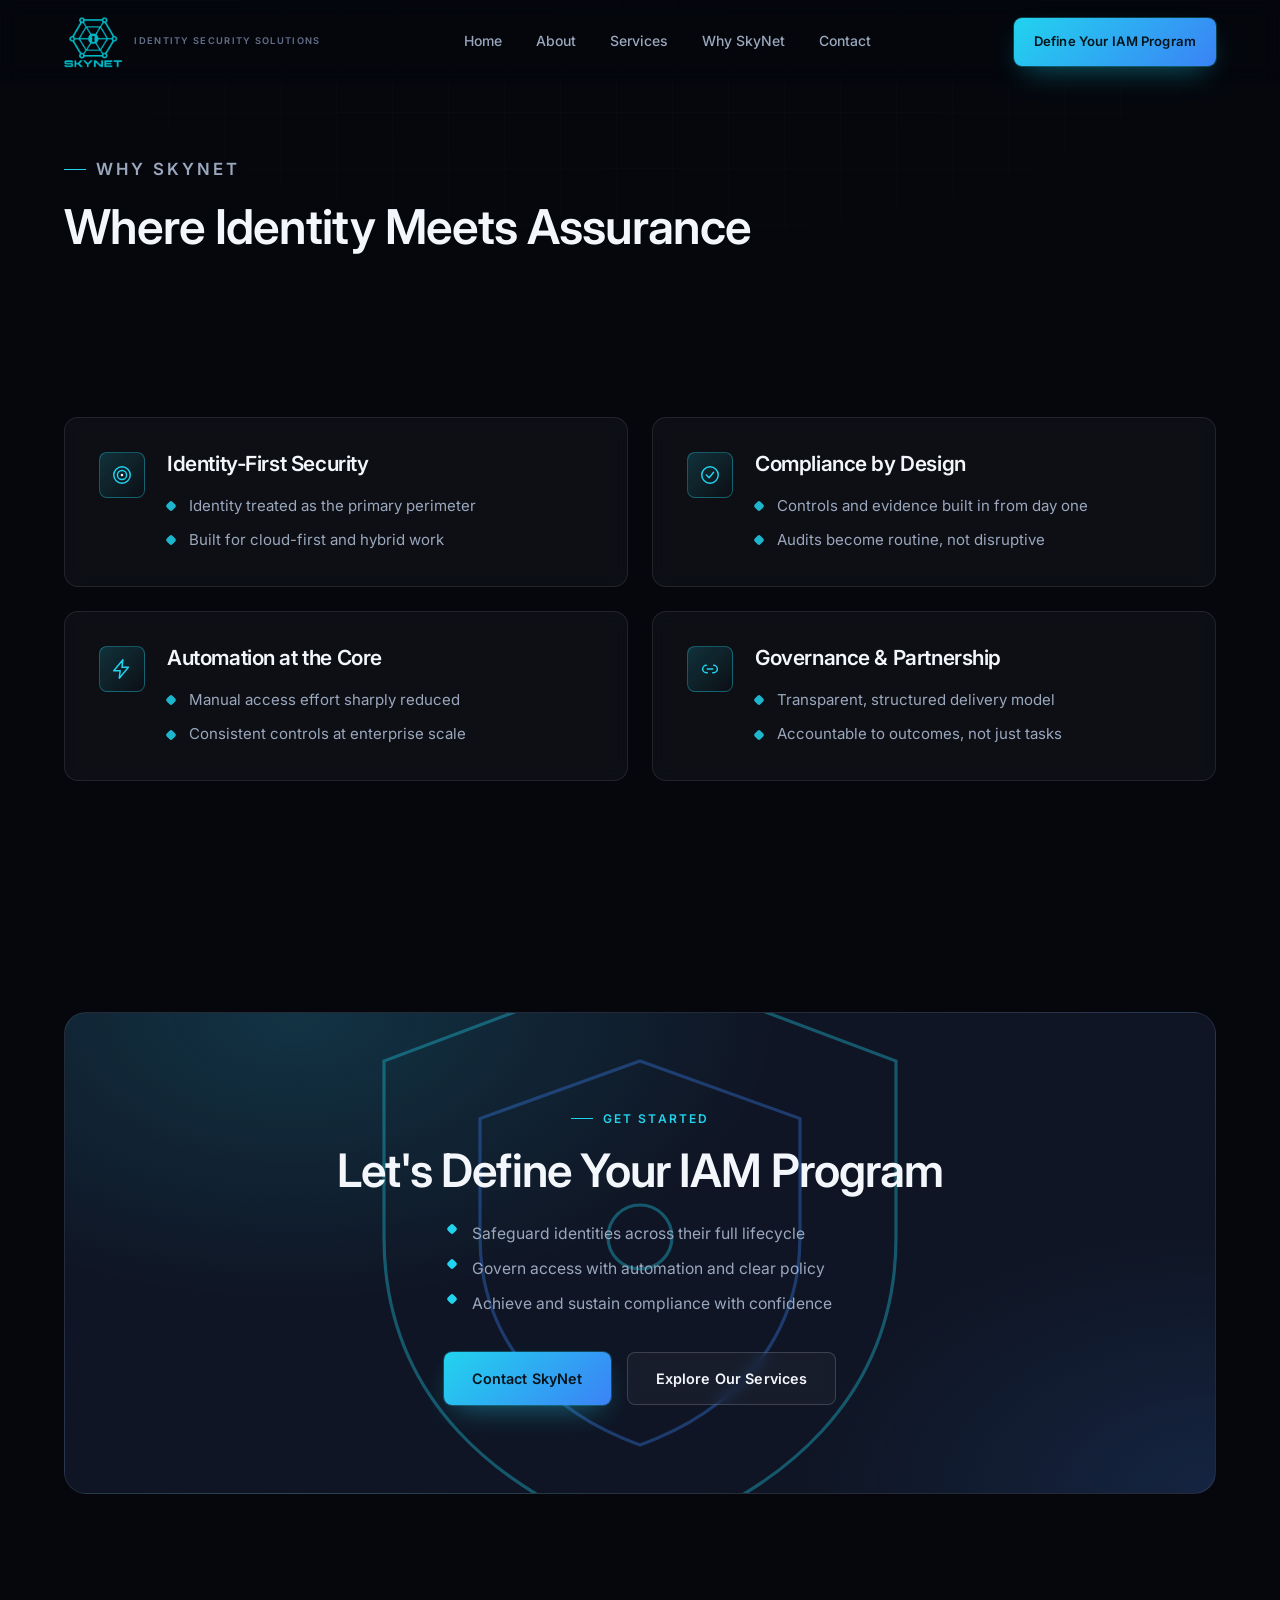
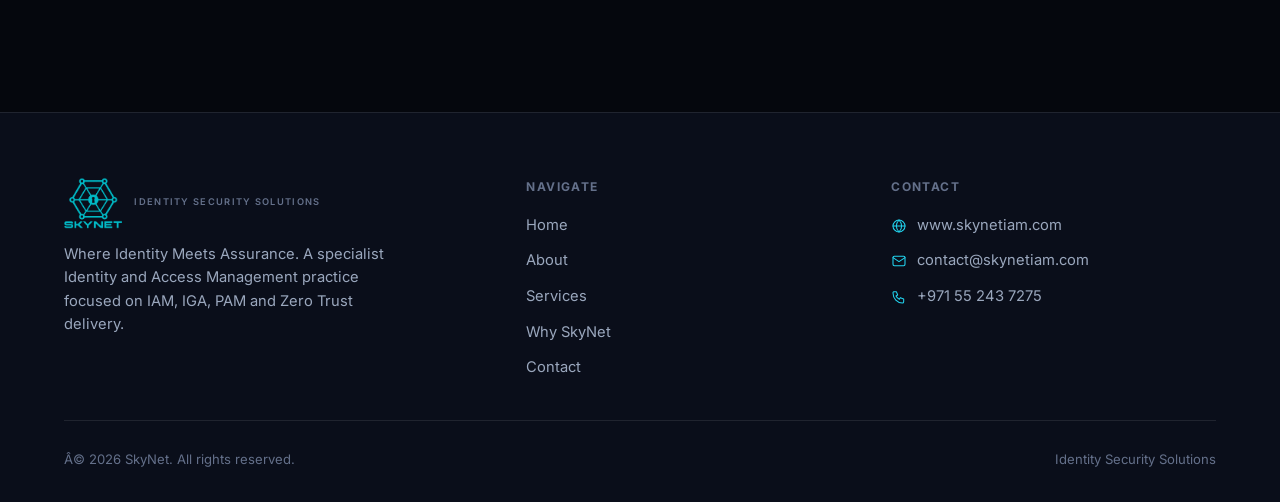
<file: why-skynet.html>
﻿<!doctype html>
<html lang="en">
<head>
<meta charset="UTF-8">
<meta name="viewport" content="width=device-width, initial-scale=1, viewport-fit=cover">
<title>Why SkyNet | Identity-First Security and Compliance by Design</title>
<meta name="description" content="Why organisations choose SkyNet: identity-first security, compliance by design, automation at the core, and governance built on partnership.">
<meta name="keywords" content="Identity Security, Zero Trust, Compliance by Design, Automation, Governance, IAM Partner">
<meta name="theme-color" content="#05070d">
<link rel="canonical" href="https://www.skynetiam.com/why-skynet">
<meta property="og:type" content="website">
<meta property="og:title" content="Why SkyNet - Identity Security Solutions">
<meta property="og:description" content="Where Identity Meets Assurance">
<meta property="og:url" content="https://www.skynetiam.com/why-skynet">
<meta name="twitter:card" content="summary">
<link rel="icon" type="image/png" href="logo.png">
<link rel="preconnect" href="https://fonts.googleapis.com">
<link rel="preconnect" href="https://fonts.gstatic.com" crossorigin>
<link href="https://fonts.googleapis.com/css2?family=Inter:wght@400;500;600;700;800&display=swap" rel="stylesheet">
<link rel="stylesheet" href="styles.css">
</head>
<body>
<a class="skip-link" href="#main">Skip to main content</a>

<header class="navbar">
  <div class="container">
    <a class="brand" href="/" aria-label="SkyNet home">
      <img src="logo.png" alt="" class="brand-logo">
      <span class="brand-sub">Identity Security Solutions</span>
    </a>

    <nav class="nav-links" aria-label="Primary">
      <a href="/">Home</a>
      <a href="/about">About</a>
      <a href="/services">Services</a>
      <a href="/why-skynet">Why SkyNet</a>
      <a href="/contact">Contact</a>
    </nav>

    <div class="nav-cta">
      <a href="/contact" class="btn btn-primary">Define Your IAM Program</a>
    </div>

    <button class="nav-toggle" aria-label="Toggle navigation menu" aria-expanded="false" aria-controls="mobile-panel">
      <span></span><span></span><span></span>
    </button>
  </div>
</header>

<div class="mobile-panel" id="mobile-panel">
  <a href="/">Home</a>
  <a href="/about">About</a>
  <a href="/services">Services</a>
  <a href="/why-skynet">Why SkyNet</a>
  <a href="/contact">Contact</a>
  <a href="/contact" class="btn btn-primary btn-block">Define Your IAM Program</a>
</div>

<main id="main">

  <div class="page-hero container reveal">
    <p class="eyebrow">Why SkyNet</p>
    <h1>Where Identity Meets Assurance</h1>
  </div>

  <!-- WHY SKYNET -->
  <section class="section" id="why-skynet">
    <div class="container">
      <div class="why-grid">
        <div class="card why-card reveal">
          <div class="card-icon">
            <svg viewBox="0 0 24 24" fill="none" stroke="currentColor" stroke-width="1.6" stroke-linecap="round" stroke-linejoin="round"><circle cx="12" cy="12" r="9"/><circle cx="12" cy="12" r="5"/><circle cx="12" cy="12" r="1.4" fill="currentColor" stroke="none"/></svg>
          </div>
          <div>
            <h3 class="card-title">Identity-First Security</h3>
            <ul class="card-list">
              <li>Identity treated as the primary perimeter</li>
              <li>Built for cloud-first and hybrid work</li>
            </ul>
          </div>
        </div>

        <div class="card why-card reveal reveal-delay-1">
          <div class="card-icon">
            <svg viewBox="0 0 24 24" fill="none" stroke="currentColor" stroke-width="1.6" stroke-linecap="round" stroke-linejoin="round"><circle cx="12" cy="12" r="9"/><path d="M8 12l3 3 5-6"/></svg>
          </div>
          <div>
            <h3 class="card-title">Compliance by Design</h3>
            <ul class="card-list">
              <li>Controls and evidence built in from day one</li>
              <li>Audits become routine, not disruptive</li>
            </ul>
          </div>
        </div>

        <div class="card why-card reveal reveal-delay-2">
          <div class="card-icon">
            <svg viewBox="0 0 24 24" fill="none" stroke="currentColor" stroke-width="1.6" stroke-linecap="round" stroke-linejoin="round"><path d="M13 2 3 14h7l-1 8 10-12h-7l1-8z"/></svg>
          </div>
          <div>
            <h3 class="card-title">Automation at the Core</h3>
            <ul class="card-list">
              <li>Manual access effort sharply reduced</li>
              <li>Consistent controls at enterprise scale</li>
            </ul>
          </div>
        </div>

        <div class="card why-card reveal reveal-delay-3">
          <div class="card-icon">
            <svg viewBox="0 0 24 24" fill="none" stroke="currentColor" stroke-width="1.6" stroke-linecap="round" stroke-linejoin="round"><path d="M9 12h6"/><path d="M8 8a4 4 0 0 0 0 8h1"/><path d="M16 8a4 4 0 0 1 0 8h-1"/></svg>
          </div>
          <div>
            <h3 class="card-title">Governance &amp; Partnership</h3>
            <ul class="card-list">
              <li>Transparent, structured delivery model</li>
              <li>Accountable to outcomes, not just tasks</li>
            </ul>
          </div>
        </div>
      </div>
    </div>
  </section>

  <!-- FINAL CTA -->
  <section class="section cta-wrap" aria-labelledby="cta-heading">
    <div class="container">
      <div class="cta-section reveal">
        <svg class="cta-shield" viewBox="0 0 200 200" aria-hidden="true">
          <path d="M100 10 L180 40 V95 C180 145 145 175 100 190 C55 175 20 145 20 95 V40 Z" fill="none" stroke="#22d3ee" stroke-width="1"/>
          <path d="M100 40 L150 58 V95 C150 128 128 150 100 160 C72 150 50 128 50 95 V58 Z" fill="none" stroke="#3b82f6" stroke-width="1"/>
          <circle cx="100" cy="95" r="10" fill="none" stroke="#22d3ee" stroke-width="1"/>
        </svg>
        <div class="cta-content">
          <p class="eyebrow" style="justify-content:center;">Get Started</p>
          <h2 id="cta-heading">Let's Define Your IAM Program</h2>
          <ul class="cta-points">
            <li>Safeguard identities across their full lifecycle</li>
            <li>Govern access with automation and clear policy</li>
            <li>Achieve and sustain compliance with confidence</li>
          </ul>
          <div class="cta-actions">
            <a href="/contact" class="btn btn-primary">Contact SkyNet</a>
            <a href="/services" class="btn btn-secondary">Explore Our Services</a>
          </div>
        </div>
      </div>
    </div>
  </section>

</main>

<footer class="site-footer" id="site-footer">
  <div class="container">
    <div class="footer-grid">
      <div class="footer-brand">
        <a class="brand" href="/" aria-label="SkyNet home">
          <img src="logo.png" alt="" class="brand-logo">
          <span class="brand-sub">Identity Security Solutions</span>
        </a>
        <p>Where Identity Meets Assurance. A specialist Identity and Access Management practice focused on IAM, IGA, PAM and Zero Trust delivery.</p>
      </div>

      <div>
        <p class="footer-heading">Navigate</p>
        <nav class="footer-nav" aria-label="Footer">
          <a href="/">Home</a>
          <a href="/about">About</a>
          <a href="/services">Services</a>
          <a href="/why-skynet">Why SkyNet</a>
          <a href="/contact">Contact</a>
        </nav>
      </div>

      <div>
        <p class="footer-heading">Contact</p>
        <div class="footer-contact">
          <a href="https://www.skynetiam.com" target="_blank" rel="noopener noreferrer">
            <svg viewBox="0 0 24 24" fill="none" stroke-width="1.6" stroke-linecap="round"><circle cx="12" cy="12" r="9"/><path d="M3 12h18M12 3c2.5 2.7 4 6 4 9s-1.5 6.3-4 9c-2.5-2.7-4-6-4-9s1.5-6.3 4-9z"/></svg>
            www.skynetiam.com
          </a>
          <a href="mailto:contact@skynetiam.com">
            <svg viewBox="0 0 24 24" fill="none" stroke-width="1.6" stroke-linecap="round" stroke-linejoin="round"><rect x="3" y="5" width="18" height="14" rx="2"/><path d="M3 7l9 6 9-6"/></svg>
            contact@skynetiam.com
          </a>
          <a href="tel:+971552437275">
            <svg viewBox="0 0 24 24" fill="none" stroke-width="1.6" stroke-linecap="round" stroke-linejoin="round"><path d="M4 4h4l2 5-2.5 1.5a11 11 0 0 0 5 5L14 13l5 2v4a2 2 0 0 1-2 2C9.5 21 3 14.5 3 6a2 2 0 0 1 1-2z"/></svg>
            +971 55 243 7275
          </a>
        </div>
      </div>
    </div>

    <div class="footer-bottom">
      <p>Â© <span data-year>2026</span> SkyNet. All rights reserved.</p>
      <p>Identity Security Solutions</p>
    </div>
  </div>
</footer>

<button class="back-to-top" aria-label="Back to top">
  <svg viewBox="0 0 24 24" fill="none" stroke-width="2" stroke-linecap="round" stroke-linejoin="round"><path d="M12 19V5M5 12l7-7 7 7"/></svg>
</button>

<script src="scripts.js"></script>
</body>
</html>
</file>
<file: styles.css>
/* ==========================================================================
   SkyNet - Identity Security Solutions
   Design System / Global Stylesheet
   ========================================================================== */

/* ---------- Design Tokens ---------- */
:root {
  /* Backgrounds */
  --bg-primary: #05070d;
  --bg-secondary: #0a0e1a;
  --bg-tertiary: #0d1220;
  --surface: rgba(255, 255, 255, 0.035);
  --surface-strong: rgba(255, 255, 255, 0.06);
  --surface-solid: #0f1524;

  /* Text */
  --text-primary: #f3f6fb;
  --text-secondary: #9aa7bd;
  --text-muted: #64708a;

  /* Accents */
  --accent: #22d3ee;
  --accent-strong: #5eead4;
  --accent-blue: #3b82f6;
  --accent-glow: rgba(34, 211, 238, 0.18);

  /* Borders */
  --border: rgba(255, 255, 255, 0.09);
  --border-strong: rgba(255, 255, 255, 0.16);
  --border-accent: rgba(34, 211, 238, 0.35);

  /* Layout */
  --container: 1200px;
  --container-narrow: 860px;
  --radius-sm: 8px;
  --radius-md: 14px;
  --radius-lg: 22px;
  --nav-height: 84px;
  --nav-height-scrolled: 66px;

  /* Motion */
  --ease: cubic-bezier(0.22, 1, 0.36, 1);
  --dur-fast: 0.2s;
  --dur-base: 0.4s;
  --dur-slow: 0.8s;

  /* Type */
  --font-base: 'Inter', -apple-system, BlinkMacSystemFont, 'Segoe UI', sans-serif;
}

/* ---------- Reset ---------- */
*,
*::before,
*::after {
  box-sizing: border-box;
  margin: 0;
  padding: 0;
}

html {
  scroll-behavior: auto;
  -webkit-text-size-adjust: 100%;
}

body {
  font-family: var(--font-base);
  background: var(--bg-primary);
  color: var(--text-primary);
  line-height: 1.6;
  font-size: 16px;
  overflow-x: hidden;
  -webkit-font-smoothing: antialiased;
  -moz-osx-font-smoothing: grayscale;
}

img,
svg {
  max-width: 100%;
  display: block;
}

a {
  color: inherit;
  text-decoration: none;
}

ul {
  list-style: none;
}

button {
  font-family: inherit;
  cursor: pointer;
  border: none;
  background: none;
  color: inherit;
}

input,
textarea {
  font-family: inherit;
}

h1, h2, h3, h4 {
  font-weight: 600;
  line-height: 1.15;
  letter-spacing: -0.02em;
}

:focus-visible {
  outline: 2px solid var(--accent);
  outline-offset: 3px;
  border-radius: 4px;
}

/* Background texture: fine grid + soft radial glow */
body::before {
  content: "";
  position: fixed;
  inset: 0;
  z-index: -2;
  background-image:
    linear-gradient(to right, rgba(255, 255, 255, 0.025) 1px, transparent 1px),
    linear-gradient(to bottom, rgba(255, 255, 255, 0.025) 1px, transparent 1px);
  background-size: 56px 56px;
  mask-image: radial-gradient(ellipse 100% 60% at 50% 0%, black 0%, transparent 75%);
  -webkit-mask-image: radial-gradient(ellipse 100% 60% at 50% 0%, black 0%, transparent 75%);
}

body::after {
  content: "";
  position: fixed;
  inset: 0;
  z-index: -3;
  background: var(--bg-primary);
}

/* ---------- Layout Helpers ---------- */
.container {
  width: 100%;
  max-width: var(--container);
  margin-inline: auto;
  padding-inline: 24px;
}

.section {
  position: relative;
  padding-block: clamp(64px, 9vw, 128px);
}

.section-tight {
  padding-block: clamp(48px, 6vw, 84px);
}

.section-alt {
  background: linear-gradient(180deg, transparent, rgba(255, 255, 255, 0.015) 20%, rgba(255, 255, 255, 0.015) 80%, transparent);
}

.section-header {
  max-width: var(--container-narrow);
  margin-bottom: clamp(36px, 5vw, 64px);
}

.section-header.center {
  margin-inline: auto;
  text-align: center;
}

.eyebrow {
  display: inline-flex;
  align-items: center;
  gap: 10px;
  font-size: 0.75rem;
  font-weight: 600;
  letter-spacing: 0.18em;
  text-transform: uppercase;
  color: var(--accent);
  margin-bottom: 16px;
}

.eyebrow::before {
  content: "";
  width: 22px;
  height: 1px;
  background: var(--accent);
}

.section-title {
  font-size: clamp(1.9rem, 3.4vw, 2.75rem);
  color: var(--text-primary);
  margin-bottom: 18px;
}

.section-sub {
  color: var(--text-secondary);
  font-size: clamp(1rem, 1.3vw, 1.125rem);
  max-width: 640px;
}

.section-header.center .section-sub {
  margin-inline: auto;
}

/* ---------- Buttons ---------- */
.btn {
  display: inline-flex;
  align-items: center;
  justify-content: center;
  gap: 10px;
  padding: 14px 28px;
  border-radius: var(--radius-sm);
  font-size: 0.9rem;
  font-weight: 600;
  letter-spacing: 0.01em;
  transition: transform var(--dur-fast) var(--ease), box-shadow var(--dur-fast) var(--ease), background var(--dur-fast) var(--ease), border-color var(--dur-fast) var(--ease);
  white-space: nowrap;
  min-height: 48px;
}

.btn-primary {
  background: linear-gradient(135deg, var(--accent), var(--accent-blue));
  color: #04141a;
  box-shadow: 0 0 0 1px rgba(34, 211, 238, 0.25), 0 12px 30px -10px rgba(34, 211, 238, 0.45);
}

.btn-primary:hover {
  transform: translateY(-2px);
  box-shadow: 0 0 0 1px rgba(34, 211, 238, 0.4), 0 18px 40px -12px rgba(34, 211, 238, 0.6);
}

.btn-secondary {
  background: var(--surface);
  color: var(--text-primary);
  border: 1px solid var(--border-strong);
  backdrop-filter: blur(6px);
}

.btn-secondary:hover {
  border-color: var(--border-accent);
  background: var(--surface-strong);
  transform: translateY(-2px);
}

.btn-block {
  width: 100%;
}

.hero-actions,
.cta-actions {
  display: flex;
  flex-wrap: wrap;
  gap: 16px;
}

/* ---------- Badges ---------- */
.badge {
  display: inline-flex;
  align-items: center;
  gap: 8px;
  padding: 6px 14px;
  border-radius: 999px;
  border: 1px solid var(--border);
  background: var(--surface);
  font-size: 0.75rem;
  color: var(--text-secondary);
  letter-spacing: 0.03em;
}

/* ---------- Grid ---------- */
.grid {
  display: grid;
  gap: 24px;
}

.grid-2 { grid-template-columns: repeat(2, 1fr); }
.grid-3 { grid-template-columns: repeat(3, 1fr); }
.grid-4 { grid-template-columns: repeat(4, 1fr); }
.grid-6 { grid-template-columns: repeat(6, 1fr); }

/* ---------- Card ---------- */
.card {
  position: relative;
  background: var(--surface);
  border: 1px solid var(--border);
  border-radius: var(--radius-md);
  padding: 32px;
  backdrop-filter: blur(8px);
  transition: transform var(--dur-base) var(--ease), border-color var(--dur-base) var(--ease), background var(--dur-base) var(--ease), box-shadow var(--dur-base) var(--ease);
}

.card:hover {
  transform: translateY(-4px);
  border-color: var(--border-accent);
  background: var(--surface-strong);
  box-shadow: 0 20px 50px -24px rgba(34, 211, 238, 0.35);
}

.card-list {
  margin-top: 18px;
  display: flex;
  flex-direction: column;
  gap: 10px;
}

.card-list li {
  position: relative;
  padding-left: 22px;
  color: var(--text-secondary);
  font-size: 0.94rem;
}

.card-list li::before {
  content: "";
  position: absolute;
  left: 0;
  top: 0.55em;
  width: 8px;
  height: 8px;
  border-radius: 2px;
  background: var(--accent);
  transform: rotate(45deg);
  opacity: 0.85;
}

/* ---------- Reveal Animation ---------- */
.reveal {
  opacity: 0;
  transform: translateY(28px);
  transition: opacity 0.7s var(--ease), transform 0.7s var(--ease);
}

.reveal.is-visible {
  opacity: 1;
  transform: translateY(0);
}

.reveal-delay-1 { transition-delay: 0.08s; }
.reveal-delay-2 { transition-delay: 0.16s; }
.reveal-delay-3 { transition-delay: 0.24s; }
.reveal-delay-4 { transition-delay: 0.32s; }
.reveal-delay-5 { transition-delay: 0.4s; }

/* ==========================================================================
   Navigation
   ========================================================================== */
.navbar {
  position: fixed;
  top: 0;
  left: 0;
  right: 0;
  z-index: 1000;
  height: var(--nav-height);
  display: flex;
  align-items: center;
  background: rgba(5, 7, 13, 0.35);
  border-bottom: 1px solid transparent;
  backdrop-filter: blur(10px);
  transition: height var(--dur-base) var(--ease), background var(--dur-base) var(--ease), border-color var(--dur-base) var(--ease);
}

.navbar.is-scrolled {
  height: var(--nav-height-scrolled);
  background: rgba(5, 7, 13, 0.82);
  border-bottom-color: var(--border);
  box-shadow: 0 12px 30px -18px rgba(0, 0, 0, 0.7);
}

.navbar .container {
  display: flex;
  align-items: center;
  justify-content: space-between;
  gap: 24px;
}

.brand {
  display: flex;
  align-items: center;
  gap: 12px;
}

.brand-logo {
  height: 52px;
  width: auto;
  display: block;
  transition: height var(--dur-base) var(--ease);
}

.navbar.is-scrolled .brand-logo {
  height: 40px;
}

.brand-sub {
  font-size: 0.58rem;
  font-weight: 600;
  letter-spacing: 0.14em;
  color: var(--text-muted);
  text-transform: uppercase;
}

.nav-links {
  display: flex;
  align-items: center;
  gap: 6px;
}

.nav-links a {
  position: relative;
  padding: 10px 14px;
  font-size: 0.875rem;
  font-weight: 500;
  color: var(--text-secondary);
  border-radius: var(--radius-sm);
  transition: color var(--dur-fast) var(--ease), background var(--dur-fast) var(--ease);
}

.nav-links a:hover {
  color: var(--text-primary);
  background: var(--surface);
}

.nav-links a[aria-current="page"],
.nav-links a.is-active {
  color: var(--accent);
}

.nav-links a[aria-current="page"]::after,
.nav-links a.is-active::after {
  content: "";
  position: absolute;
  left: 14px;
  right: 14px;
  bottom: 5px;
  height: 2px;
  background: var(--accent);
  border-radius: 2px;
}

.nav-cta {
  display: flex;
  align-items: center;
  gap: 14px;
}

.nav-cta .btn {
  padding: 11px 20px;
  font-size: 0.82rem;
}

.nav-toggle {
  display: none;
  flex-direction: column;
  justify-content: center;
  align-items: center;
  gap: 5px;
  width: 44px;
  height: 44px;
  border-radius: var(--radius-sm);
  border: 1px solid var(--border);
  background: var(--surface);
}

.nav-toggle span {
  display: block;
  width: 20px;
  height: 2px;
  background: var(--text-primary);
  border-radius: 2px;
  transition: transform var(--dur-fast) var(--ease), opacity var(--dur-fast) var(--ease);
}

.nav-toggle[aria-expanded="true"] span:nth-child(1) {
  transform: translateY(7px) rotate(45deg);
}

.nav-toggle[aria-expanded="true"] span:nth-child(2) {
  opacity: 0;
}

.nav-toggle[aria-expanded="true"] span:nth-child(3) {
  transform: translateY(-7px) rotate(-45deg);
}

.mobile-panel {
  position: fixed;
  inset: var(--nav-height) 0 0 0;
  background: rgba(5, 7, 13, 0.98);
  backdrop-filter: blur(14px);
  z-index: 999;
  display: flex;
  flex-direction: column;
  padding: 28px 24px;
  gap: 8px;
  transform: translateY(-12px);
  opacity: 0;
  pointer-events: none;
  transition: opacity var(--dur-base) var(--ease), transform var(--dur-base) var(--ease);
  overflow-y: auto;
}

.mobile-panel.is-open {
  opacity: 1;
  transform: translateY(0);
  pointer-events: auto;
}

.mobile-panel a {
  font-size: 1.1rem;
  font-weight: 500;
  padding: 14px 6px;
  border-bottom: 1px solid var(--border);
  color: var(--text-secondary);
}

.mobile-panel a.is-active {
  color: var(--accent);
}

.mobile-panel .btn {
  margin-top: 18px;
}

/* ==========================================================================
   Hero
   ========================================================================== */
.hero {
  position: relative;
  padding-top: calc(var(--nav-height) + clamp(48px, 8vw, 96px));
  padding-bottom: clamp(64px, 8vw, 112px);
  min-height: 92vh;
  display: flex;
  align-items: center;
  overflow: hidden;
}

.hero .container {
  display: grid;
  grid-template-columns: 1.05fr 0.95fr;
  gap: clamp(32px, 6vw, 72px);
  align-items: center;
}

.hero-copy h1 {
  font-size: clamp(2.4rem, 5.2vw, 4.1rem);
  margin-bottom: 20px;
  background: linear-gradient(135deg, #ffffff 30%, #b7c3d6 100%);
  -webkit-background-clip: text;
  background-clip: text;
  color: transparent;
}

.hero-tagline {
  font-size: clamp(1.05rem, 1.6vw, 1.35rem);
  color: var(--accent-strong);
  font-weight: 600;
  margin-bottom: 18px;
  letter-spacing: 0.01em;
}

.hero-copy p.lede {
  color: var(--text-secondary);
  font-size: clamp(1rem, 1.2vw, 1.125rem);
  max-width: 560px;
  margin-bottom: 36px;
}

.hero-visual {
  position: relative;
  aspect-ratio: 1 / 1;
  max-width: 520px;
  margin-inline: auto;
}

.orbit-svg {
  width: 100%;
  height: 100%;
}

.orbit-ring {
  fill: none;
  stroke: rgba(148, 163, 184, 0.18);
  stroke-width: 1;
}

.orbit-ring-accent {
  fill: none;
  stroke: url(#skynet-gradient);
  stroke-width: 1.4;
  stroke-dasharray: 4 10;
  animation: spin 40s linear infinite;
  transform-origin: center;
}

.orbit-ring-accent.reverse {
  animation-direction: reverse;
  animation-duration: 60s;
}

.orbit-node {
  fill: var(--bg-tertiary);
  stroke: var(--accent);
  stroke-width: 1.5;
}

.orbit-node-core {
  fill: var(--accent);
  filter: drop-shadow(0 0 12px var(--accent));
}

.orbit-link {
  stroke: rgba(34, 211, 238, 0.35);
  stroke-width: 1;
}

.orbit-pulse {
  animation: pulse-node 3.2s var(--ease) infinite;
  transform-origin: center;
}

@keyframes spin {
  from { transform: rotate(0deg); }
  to { transform: rotate(360deg); }
}

@keyframes pulse-node {
  0%, 100% { opacity: 0.55; transform: scale(1); }
  50% { opacity: 1; transform: scale(1.25); }
}

.hero-stats-row {
  display: flex;
  flex-wrap: wrap;
  gap: 14px;
  margin-top: 40px;
}

/* ==========================================================================
   About
   ========================================================================== */
.split-layout {
  display: grid;
  grid-template-columns: 1fr 1fr;
  gap: 28px;
}

.belief-card,
.who-card {
  height: 100%;
}

.card-icon {
  width: 46px;
  height: 46px;
  border-radius: var(--radius-sm);
  background: linear-gradient(135deg, var(--accent-glow), transparent);
  border: 1px solid var(--border-accent);
  display: flex;
  align-items: center;
  justify-content: center;
  margin-bottom: 20px;
}

.card-icon svg {
  width: 22px;
  height: 22px;
  stroke: var(--accent);
}

.card-title {
  font-size: 1.3rem;
  margin-bottom: 6px;
}

.card-kicker {
  font-size: 0.72rem;
  font-weight: 700;
  letter-spacing: 0.14em;
  text-transform: uppercase;
  color: var(--text-muted);
  margin-bottom: 10px;
}

/* Vision & Mission */
.vm-grid {
  display: grid;
  grid-template-columns: 1fr 1fr;
  gap: 28px;
}

.vm-card {
  padding: 40px;
  border-radius: var(--radius-lg);
}

.vm-card.vision {
  background: linear-gradient(160deg, rgba(34, 211, 238, 0.08), transparent 60%), var(--surface);
  border: 1px solid var(--border-accent);
}

.vm-card.mission {
  background: linear-gradient(160deg, rgba(59, 130, 246, 0.1), transparent 60%), var(--surface);
  border: 1px solid rgba(59, 130, 246, 0.35);
}

/* ==========================================================================
   Services
   ========================================================================== */
.service-card {
  display: flex;
  flex-direction: column;
  gap: 18px;
  overflow: hidden;
}

.service-top {
  display: flex;
  align-items: flex-start;
  justify-content: space-between;
}

.service-number {
  font-size: 0.78rem;
  font-weight: 700;
  color: var(--text-muted);
  letter-spacing: 0.08em;
}

.service-icon {
  width: 50px;
  height: 50px;
  border-radius: var(--radius-sm);
  background: var(--surface-solid);
  border: 1px solid var(--border);
  display: flex;
  align-items: center;
  justify-content: center;
  transition: border-color var(--dur-base) var(--ease), background var(--dur-base) var(--ease), transform var(--dur-base) var(--ease);
}

.service-icon svg {
  width: 24px;
  height: 24px;
  stroke: var(--accent);
}

.service-card:hover .service-icon {
  border-color: var(--border-accent);
  background: var(--accent-glow);
  transform: scale(1.06);
}

.service-card h3 {
  font-size: 1.2rem;
  line-height: 1.3;
}

.service-tag {
  color: var(--text-muted);
  font-size: 0.88rem;
}

.service-footer {
  margin-top: auto;
  display: flex;
  align-items: center;
  justify-content: space-between;
  padding-top: 16px;
  border-top: 1px solid var(--border);
}

.service-footer span {
  font-size: 0.8rem;
  font-weight: 600;
  color: var(--accent);
  letter-spacing: 0.02em;
}

.service-arrow {
  width: 30px;
  height: 30px;
  border-radius: 50%;
  border: 1px solid var(--border-accent);
  display: flex;
  align-items: center;
  justify-content: center;
  transition: transform var(--dur-base) var(--ease), background var(--dur-base) var(--ease);
}

.service-arrow svg {
  width: 14px;
  height: 14px;
  stroke: var(--accent);
}

.service-card:hover .service-arrow {
  transform: translateX(4px);
  background: var(--accent-glow);
}

.service-accent-line {
  position: absolute;
  top: 0;
  left: 0;
  right: 0;
  height: 2px;
  background: linear-gradient(90deg, var(--accent), transparent);
  transform: scaleX(0);
  transform-origin: left;
  transition: transform var(--dur-base) var(--ease);
}

.service-card:hover .service-accent-line {
  transform: scaleX(1);
}

.capability-banner {
  margin-top: 48px;
  display: flex;
  align-items: center;
  gap: 20px;
  padding: 24px 30px;
  border-radius: var(--radius-md);
  border: 1px dashed var(--border-accent);
  background: linear-gradient(90deg, var(--accent-glow), transparent);
  flex-wrap: wrap;
}

.capability-banner strong {
  color: var(--text-primary);
  font-size: 1.05rem;
}

.capability-banner p {
  color: var(--text-secondary);
  font-size: 0.92rem;
}

/* ==========================================================================
   Engagement Model
   ========================================================================== */
.engagement-track {
  position: relative;
  display: grid;
  grid-template-columns: repeat(4, 1fr);
  gap: 24px;
}

.engagement-track::before {
  content: "";
  position: absolute;
  top: 46px;
  left: 6%;
  right: 6%;
  height: 1px;
  background: linear-gradient(90deg, transparent, var(--border-accent) 15%, var(--border-accent) 85%, transparent);
}

.stage-card {
  position: relative;
  background: var(--surface);
  border: 1px solid var(--border);
  border-radius: var(--radius-md);
  padding: 28px 24px;
}

.stage-index {
  width: 44px;
  height: 44px;
  border-radius: 50%;
  background: var(--bg-tertiary);
  border: 1px solid var(--border-accent);
  color: var(--accent);
  font-weight: 700;
  font-size: 0.95rem;
  display: flex;
  align-items: center;
  justify-content: center;
  margin-bottom: 20px;
  position: relative;
  z-index: 2;
  box-shadow: 0 0 0 6px var(--bg-primary);
}

.stage-card h3 {
  font-size: 1.08rem;
  margin-bottom: 14px;
}

/* ==========================================================================
   Zero Trust
   ========================================================================== */
.zt-wrap {
  position: relative;
}

.zt-grid {
  display: grid;
  grid-template-columns: repeat(4, 1fr);
  gap: 24px;
  position: relative;
  z-index: 1;
}

.zt-card {
  position: relative;
  padding: 30px 26px;
}

.zt-index {
  position: absolute;
  top: 22px;
  right: 26px;
  font-size: 2.1rem;
  font-weight: 700;
  color: rgba(255, 255, 255, 0.06);
}

/* ==========================================================================
   Compliance
   ========================================================================== */
.compliance-grid {
  display: grid;
  grid-template-columns: repeat(4, 1fr);
  gap: 24px;
}

.compliance-card {
  position: relative;
  overflow: hidden;
}

.compliance-card::after {
  content: "";
  position: absolute;
  inset: 0;
  background: linear-gradient(180deg, transparent, var(--accent-glow) 50%, transparent);
  transform: translateY(-100%);
  opacity: 0;
  pointer-events: none;
  transition: transform 1.4s var(--ease), opacity 0.4s var(--ease);
}

.compliance-card:hover::after {
  transform: translateY(100%);
  opacity: 1;
}

.compliance-icon {
  width: 44px;
  height: 44px;
  border-radius: 50%;
  border: 1px solid var(--border-accent);
  display: flex;
  align-items: center;
  justify-content: center;
  margin-bottom: 18px;
}

.compliance-icon svg {
  width: 20px;
  height: 20px;
  stroke: var(--accent);
}

/* ==========================================================================
   Why SkyNet
   ========================================================================== */
.why-grid {
  display: grid;
  grid-template-columns: repeat(2, 1fr);
  gap: 24px;
}

.why-card {
  display: flex;
  gap: 22px;
  padding: 34px;
}

.why-card .card-icon {
  flex-shrink: 0;
  margin-bottom: 0;
}

/* ==========================================================================
   Final CTA
   ========================================================================== */
.cta-section {
  position: relative;
  overflow: hidden;
  border-radius: var(--radius-lg);
  margin-inline: 24px;
  max-width: calc(var(--container) + 48px);
  margin-inline: auto;
  padding: clamp(48px, 7vw, 88px) clamp(24px, 6vw, 72px);
  background:
    radial-gradient(ellipse 70% 100% at 20% 0%, rgba(34, 211, 238, 0.16), transparent 60%),
    radial-gradient(ellipse 60% 90% at 100% 100%, rgba(59, 130, 246, 0.14), transparent 60%),
    var(--surface-solid);
  border: 1px solid var(--border);
  text-align: center;
}

.cta-shield {
  position: absolute;
  top: 50%;
  left: 50%;
  transform: translate(-50%, -50%);
  width: 640px;
  height: 640px;
  opacity: 0.35;
  pointer-events: none;
}

.cta-content {
  position: relative;
  z-index: 1;
  max-width: 720px;
  margin-inline: auto;
}

.cta-content h2 {
  font-size: clamp(1.9rem, 3.6vw, 2.9rem);
  margin-bottom: 24px;
}

.cta-points {
  display: flex;
  flex-direction: column;
  gap: 10px;
  align-items: flex-start;
  width: fit-content;
  margin-inline: auto;
  margin-bottom: 36px;
  color: var(--text-secondary);
}

.cta-points li {
  position: relative;
  padding-left: 24px;
  font-size: 0.98rem;
}

.cta-points li::before {
  content: "";
  position: absolute;
  left: 0;
  top: 0.5em;
  width: 8px;
  height: 8px;
  background: var(--accent);
  border-radius: 2px;
  transform: translateY(-50%) rotate(45deg);
}

.cta-actions {
  justify-content: center;
}

/* ==========================================================================
   Footer
   ========================================================================== */
.site-footer {
  border-top: 1px solid var(--border);
  padding-block: 64px 32px;
  background: var(--bg-secondary);
  margin-top: clamp(64px, 8vw, 112px);
}

.footer-grid {
  display: grid;
  grid-template-columns: 1.3fr 1fr 1fr;
  gap: 40px;
  padding-bottom: 40px;
  border-bottom: 1px solid var(--border);
}

.footer-brand .brand {
  margin-bottom: 14px;
}

.footer-brand p {
  color: var(--text-secondary);
  max-width: 320px;
  font-size: 0.92rem;
}

.footer-heading {
  font-size: 0.75rem;
  font-weight: 700;
  letter-spacing: 0.12em;
  text-transform: uppercase;
  color: var(--text-muted);
  margin-bottom: 18px;
}

.footer-nav {
  display: flex;
  flex-direction: column;
  gap: 12px;
}

.footer-nav a {
  color: var(--text-secondary);
  font-size: 0.92rem;
  transition: color var(--dur-fast) var(--ease);
}

.footer-nav a:hover {
  color: var(--accent);
}

.footer-contact {
  display: flex;
  flex-direction: column;
  gap: 12px;
}

.footer-contact a {
  color: var(--text-secondary);
  font-size: 0.92rem;
  display: flex;
  align-items: center;
  gap: 10px;
  transition: color var(--dur-fast) var(--ease);
}

.footer-contact a:hover {
  color: var(--accent);
}

.footer-contact svg {
  width: 16px;
  height: 16px;
  stroke: var(--accent);
  flex-shrink: 0;
}

.footer-bottom {
  display: flex;
  align-items: center;
  justify-content: space-between;
  flex-wrap: wrap;
  gap: 14px;
  padding-top: 28px;
  font-size: 0.82rem;
  color: var(--text-muted);
}

/* ---------- Back to top ---------- */
.back-to-top {
  position: fixed;
  right: 24px;
  bottom: 24px;
  width: 48px;
  height: 48px;
  border-radius: 50%;
  background: var(--surface-solid);
  border: 1px solid var(--border-accent);
  display: flex;
  align-items: center;
  justify-content: center;
  z-index: 900;
  opacity: 0;
  visibility: hidden;
  transform: translateY(12px);
  transition: opacity var(--dur-base) var(--ease), transform var(--dur-base) var(--ease), visibility var(--dur-base);
  box-shadow: 0 12px 30px -14px rgba(0, 0, 0, 0.7);
}

.back-to-top.is-visible {
  opacity: 1;
  visibility: visible;
  transform: translateY(0);
}

.back-to-top svg {
  width: 18px;
  height: 18px;
  stroke: var(--accent);
}

/* ---------- Contact page ---------- */
.contact-card {
  max-width: 560px;
  margin-inline: auto;
  padding: clamp(36px, 5vw, 56px);
  text-align: center;
}

.contact-card .brand {
  flex-direction: column;
  justify-content: center;
  gap: 16px;
  margin-bottom: 22px;
}

.contact-card .brand-logo {
  height: 96px;
  margin-inline: auto;
}

.contact-card .footer-contact {
  margin-top: 28px;
  gap: 16px;
}

.contact-card .footer-contact a {
  justify-content: center;
  font-size: 1.05rem;
  padding: 14px 18px;
  border: 1px solid var(--border);
  border-radius: var(--radius-sm);
  background: var(--surface);
  transition: border-color var(--dur-fast) var(--ease), background var(--dur-fast) var(--ease), transform var(--dur-fast) var(--ease);
}

.contact-card .footer-contact a:hover {
  border-color: var(--border-accent);
  background: var(--surface-strong);
  transform: translateY(-2px);
  color: var(--accent);
}

/* ---------- Page hero (sub pages) ---------- */
.page-hero {
  padding-top: calc(var(--nav-height) + 56px);
  padding-bottom: 48px;
}

.page-hero .eyebrow {
  margin-bottom: 16px;
}

.page-hero h1 {
  font-size: clamp(2rem, 4vw, 3rem);
  max-width: 760px;
}

.page-hero p {
  color: var(--text-secondary);
  max-width: 620px;
  margin-top: 16px;
  font-size: 1.05rem;
}

.skip-link {
  position: absolute;
  left: -9999px;
  top: 0;
  z-index: 2000;
  background: var(--accent);
  color: #04141a;
  padding: 12px 18px;
  border-radius: var(--radius-sm);
  font-weight: 600;
}

.skip-link:focus {
  left: 16px;
  top: 16px;
}

/* ==========================================================================
   Responsive
   ========================================================================== */
@media (max-width: 1080px) {
  .grid-4 { grid-template-columns: repeat(2, 1fr); }
  .engagement-track { grid-template-columns: repeat(2, 1fr); }
  .engagement-track::before { display: none; }
  .zt-grid { grid-template-columns: repeat(2, 1fr); }
  .compliance-grid { grid-template-columns: repeat(2, 1fr); }
  .hero .container {
    grid-template-columns: 1fr;
  }
  .hero-visual {
    order: -1;
    max-width: 360px;
  }
  .hero-copy p.lede {
    max-width: 100%;
  }
}

@media (max-width: 900px) {
  .nav-links,
  .nav-cta,
  .hero-primary-cta {
    display: none;
  }

  .nav-toggle {
    display: flex;
  }

  .split-layout,
  .vm-grid,
  .why-grid {
    grid-template-columns: 1fr;
  }

  .footer-grid {
    grid-template-columns: 1fr;
    gap: 32px;
  }
}

@media (max-width: 640px) {
  :root {
    --nav-height: 72px;
    --nav-height-scrolled: 60px;
  }

  .brand-logo {
    height: 40px;
  }

  .navbar.is-scrolled .brand-logo {
    height: 34px;
  }

  .container {
    padding-inline: 18px;
  }

  .grid-3,
  .grid-4 {
    grid-template-columns: 1fr;
  }

  .engagement-track {
    grid-template-columns: 1fr;
    gap: 20px;
  }

  .engagement-track::before {
    display: none;
  }

  .zt-grid,
  .compliance-grid {
    grid-template-columns: 1fr;
  }

  .hero {
    min-height: unset;
    text-align: left;
  }

  .hero-actions,
  .cta-actions {
    flex-direction: column;
    align-items: stretch;
  }

  .hero-actions .btn,
  .cta-actions .btn {
    width: 100%;
  }

  .cta-points {
    align-items: flex-start;
    text-align: left;
  }

  .why-card {
    flex-direction: column;
  }

  .footer-bottom {
    flex-direction: column;
    align-items: flex-start;
  }

  .back-to-top {
    right: 16px;
    bottom: 16px;
    width: 44px;
    height: 44px;
  }
}

/* ---------- Reduced Motion ---------- */
@media (prefers-reduced-motion: reduce) {
  *,
  *::before,
  *::after {
    animation-duration: 0.001ms !important;
    animation-iteration-count: 1 !important;
    transition-duration: 0.001ms !important;
    scroll-behavior: auto !important;
  }

  .reveal {
    opacity: 1;
    transform: none;
  }
}
</file>
